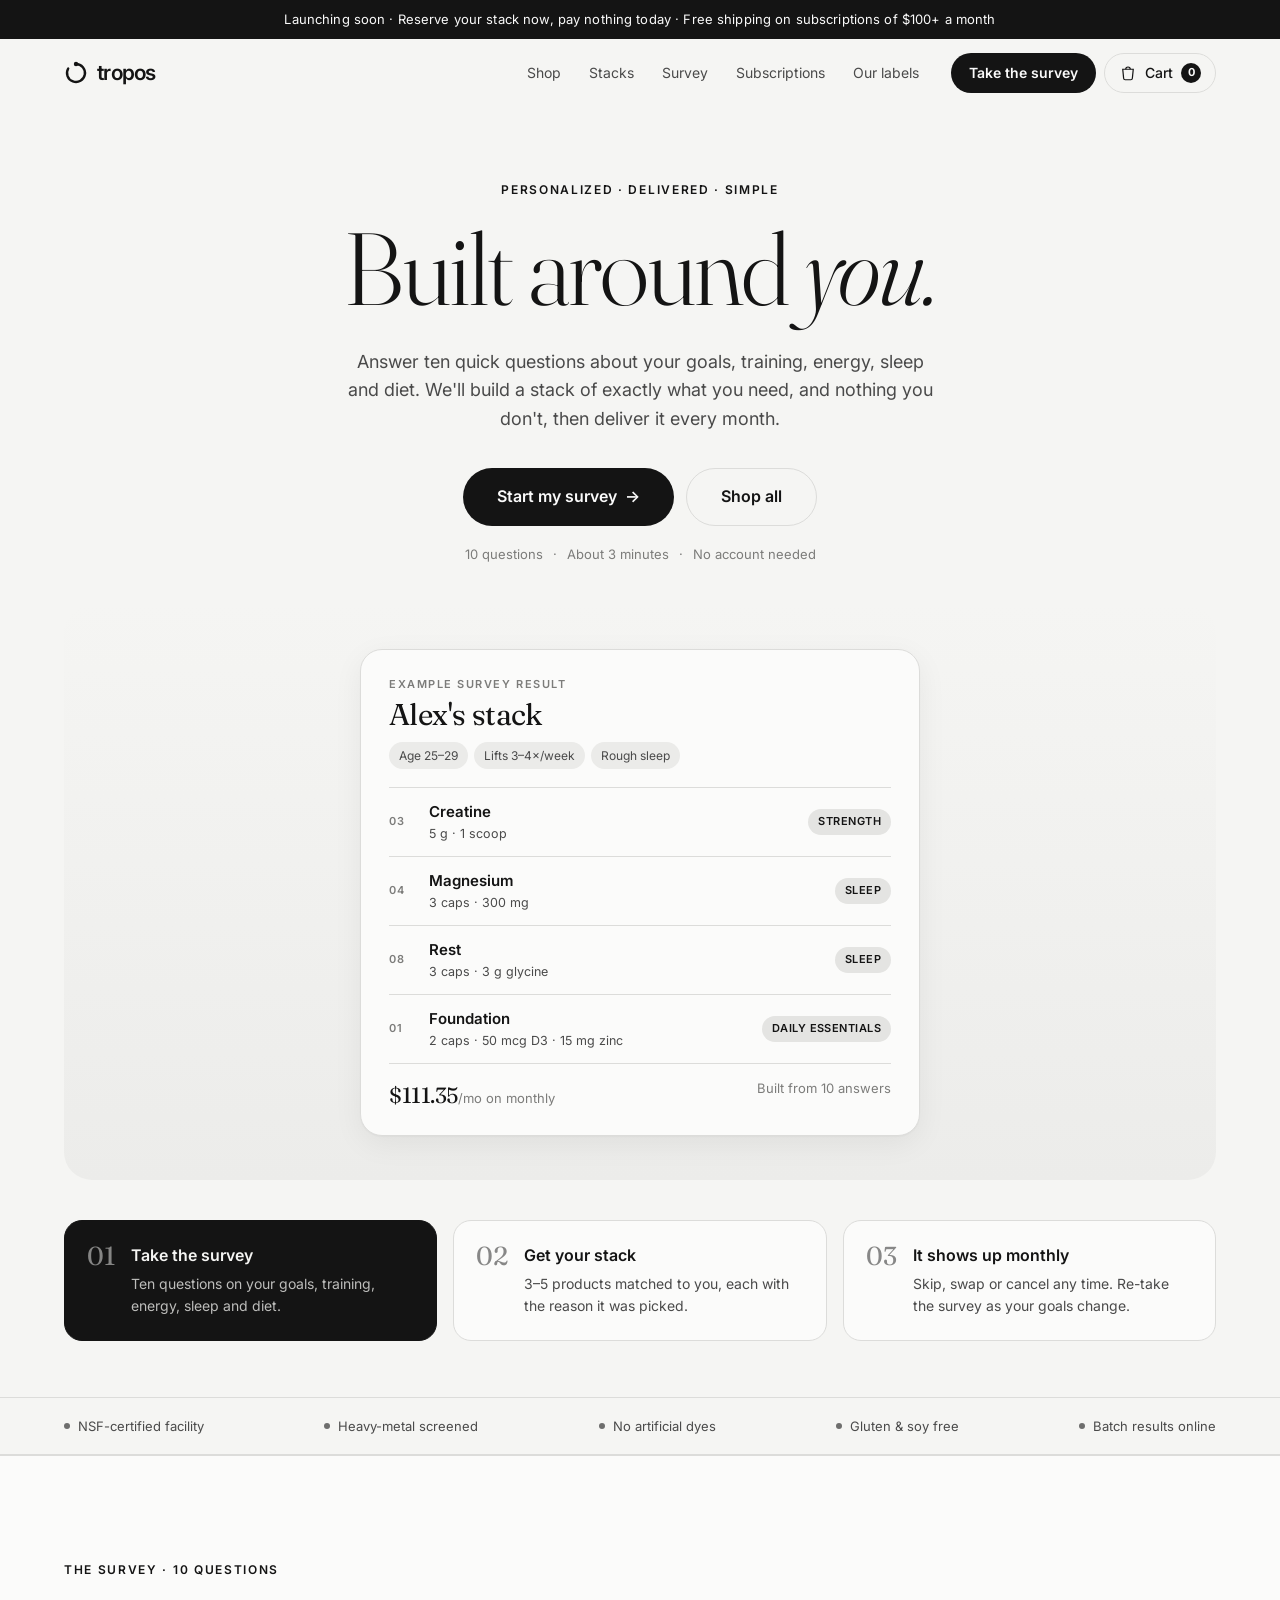
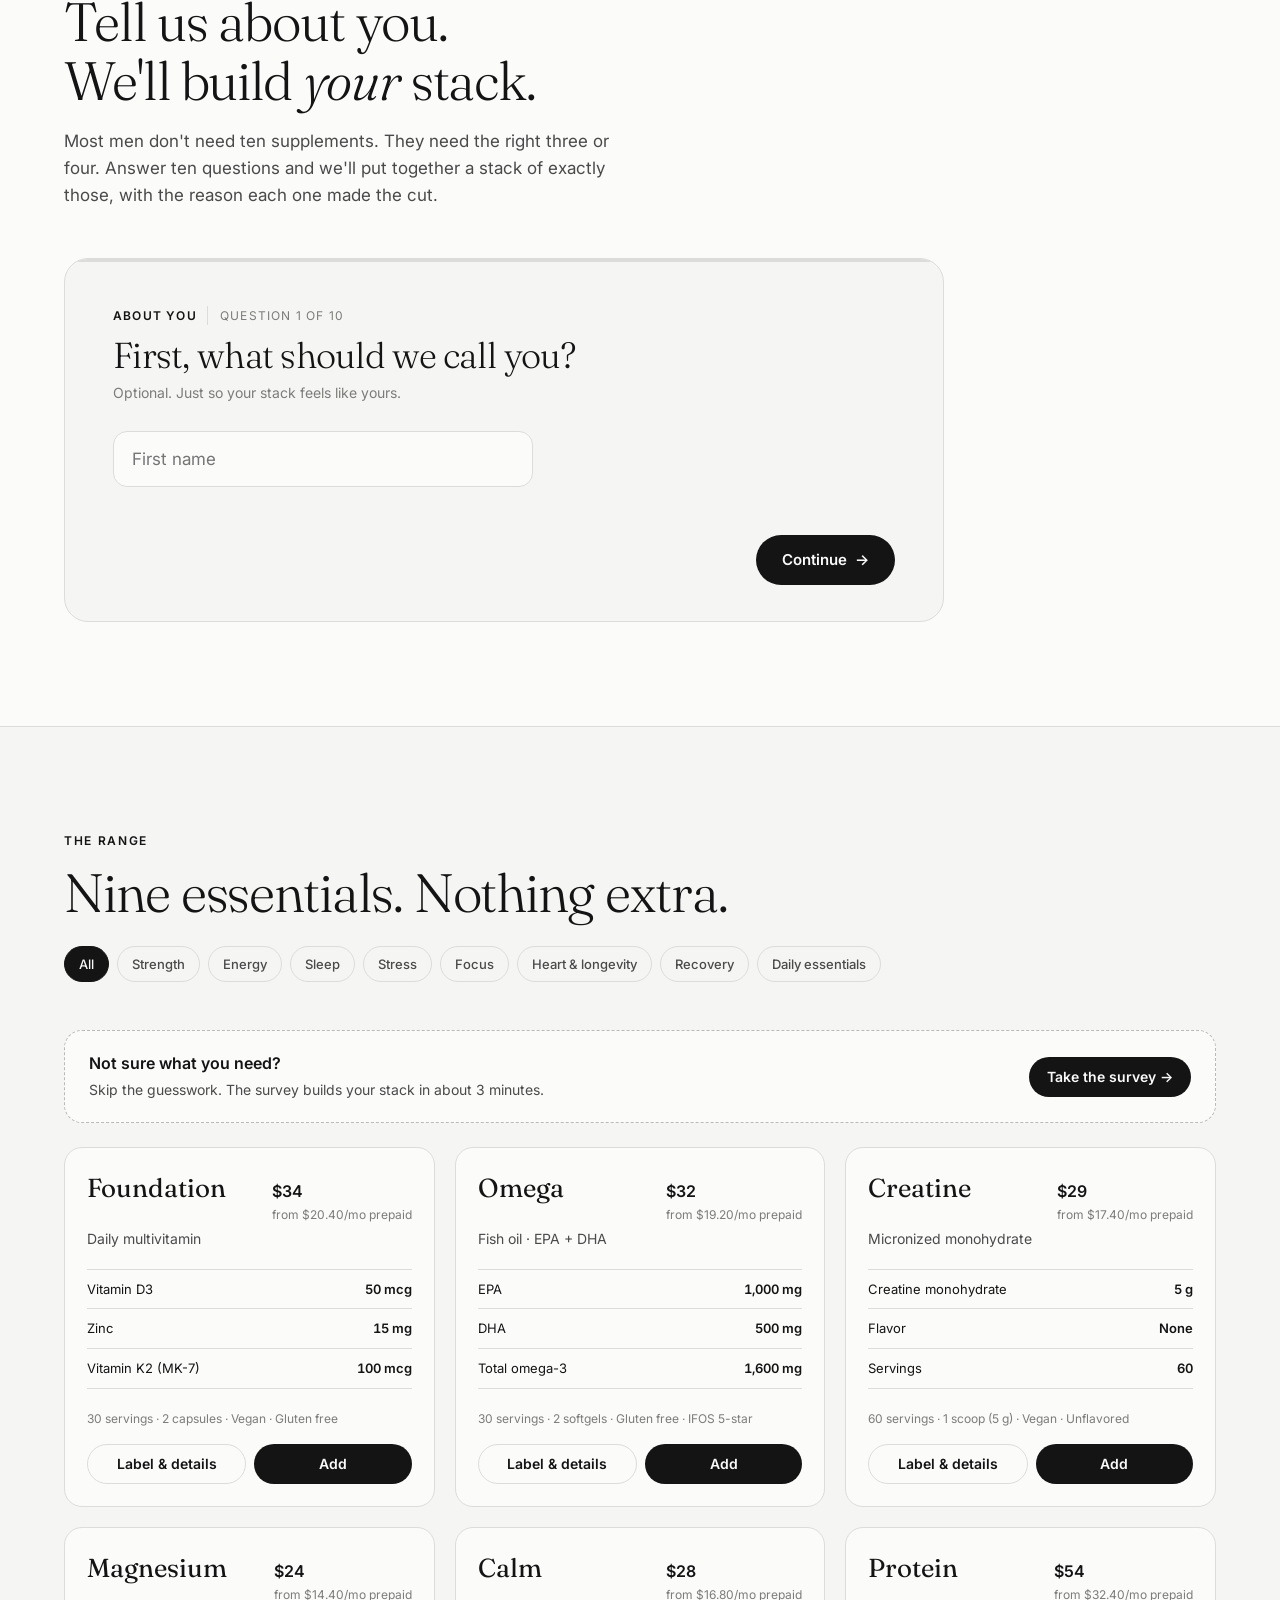
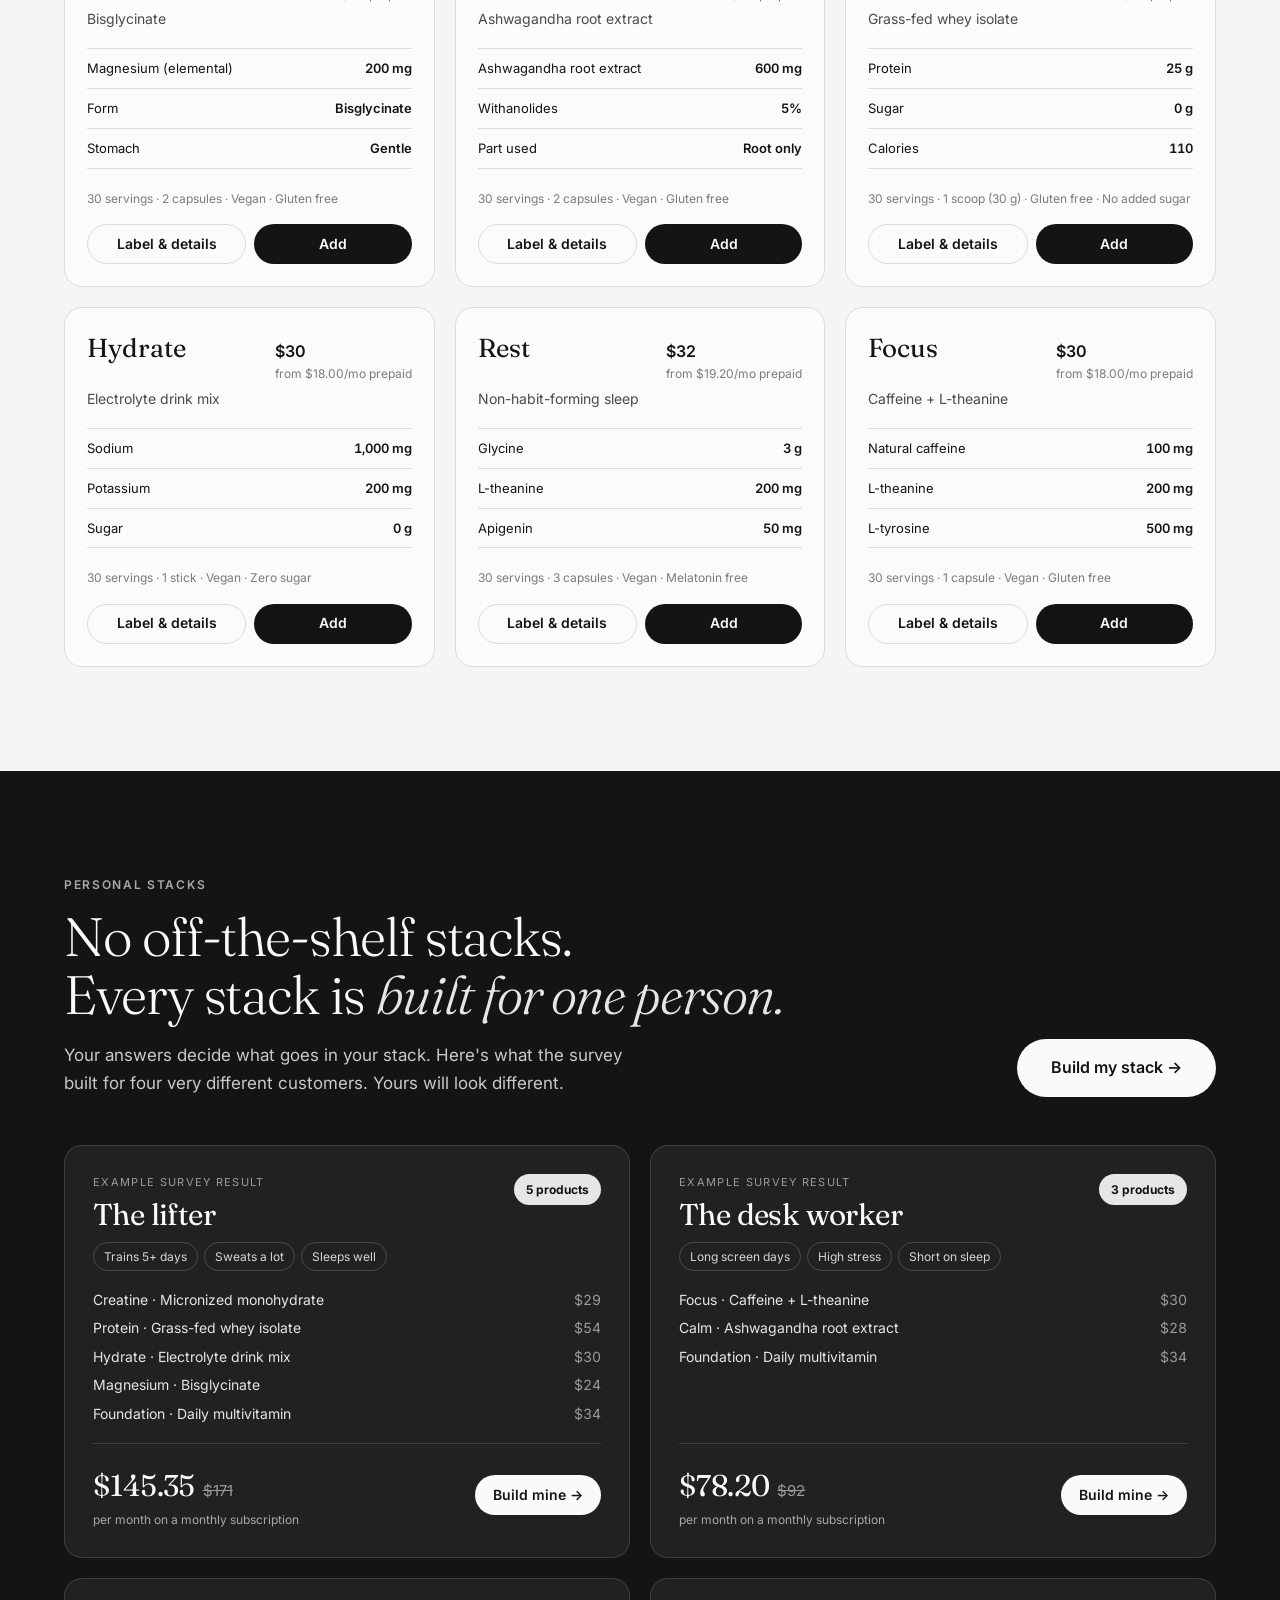
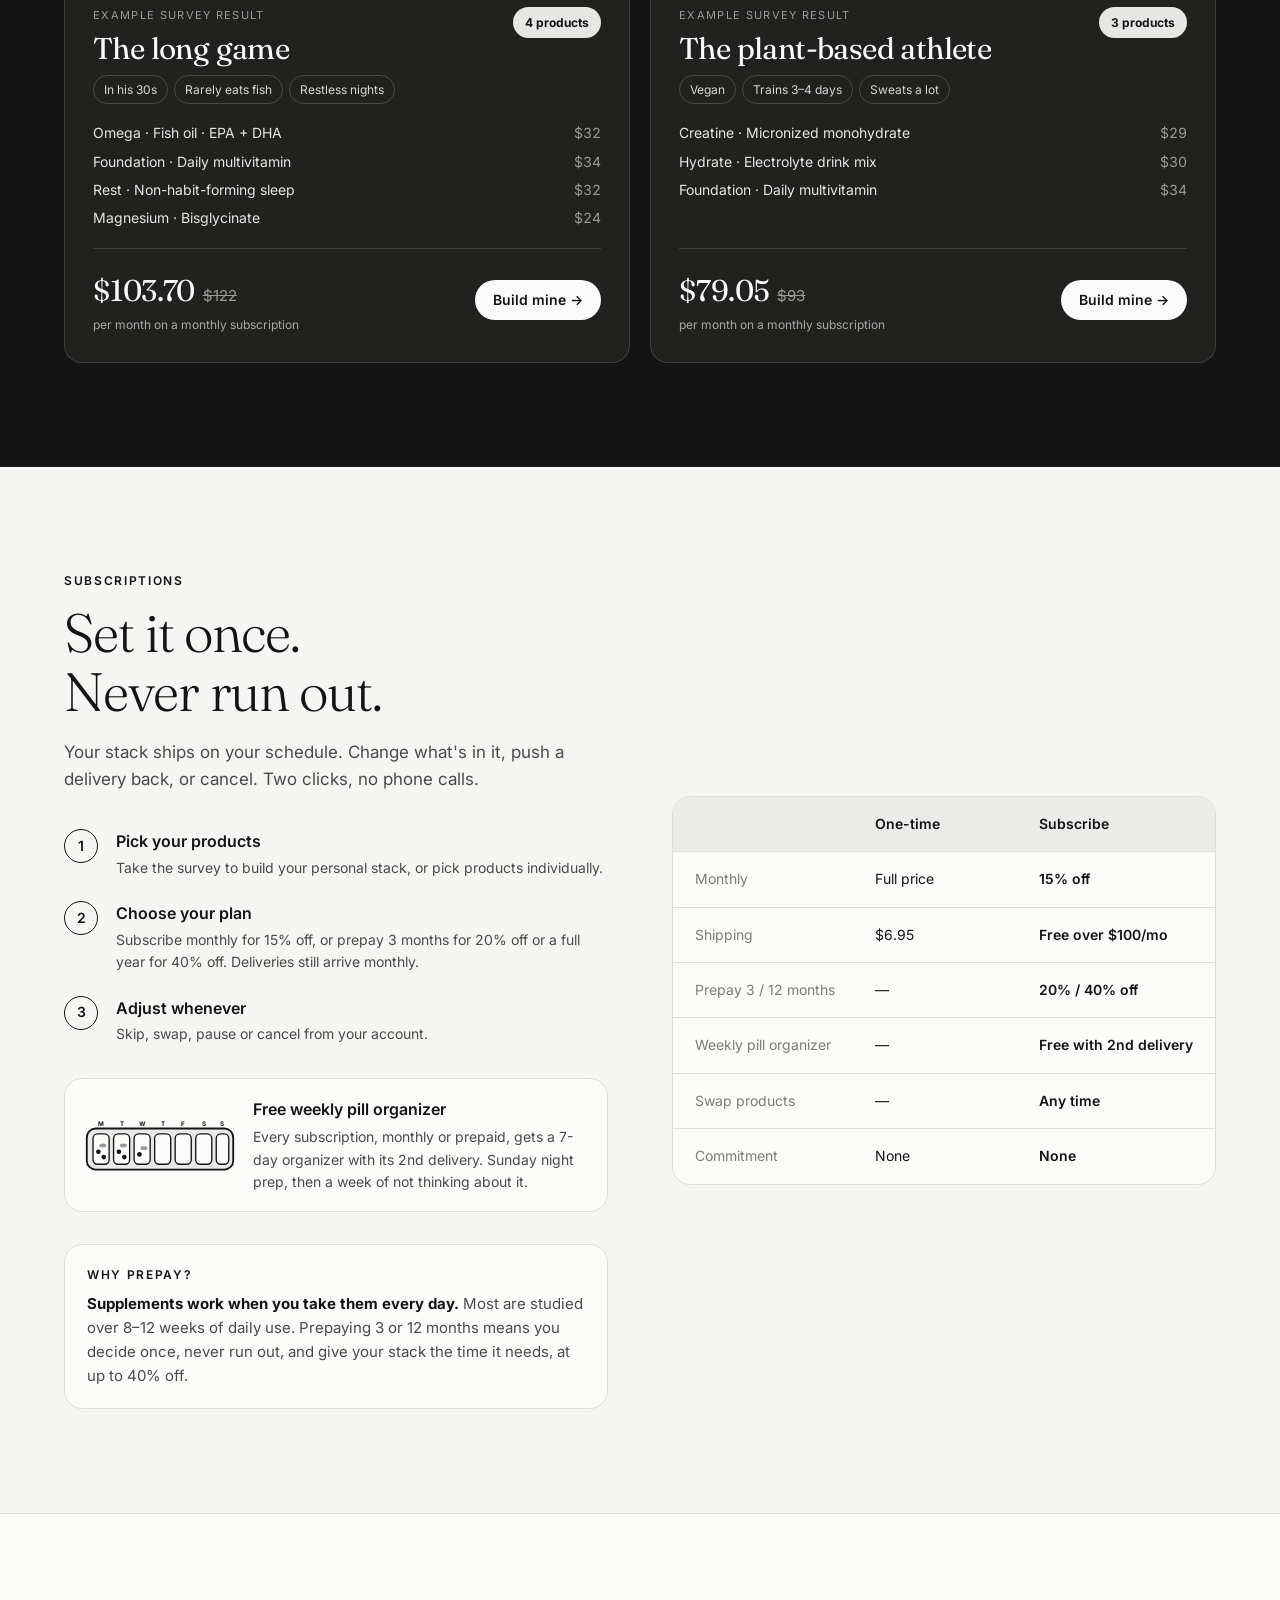
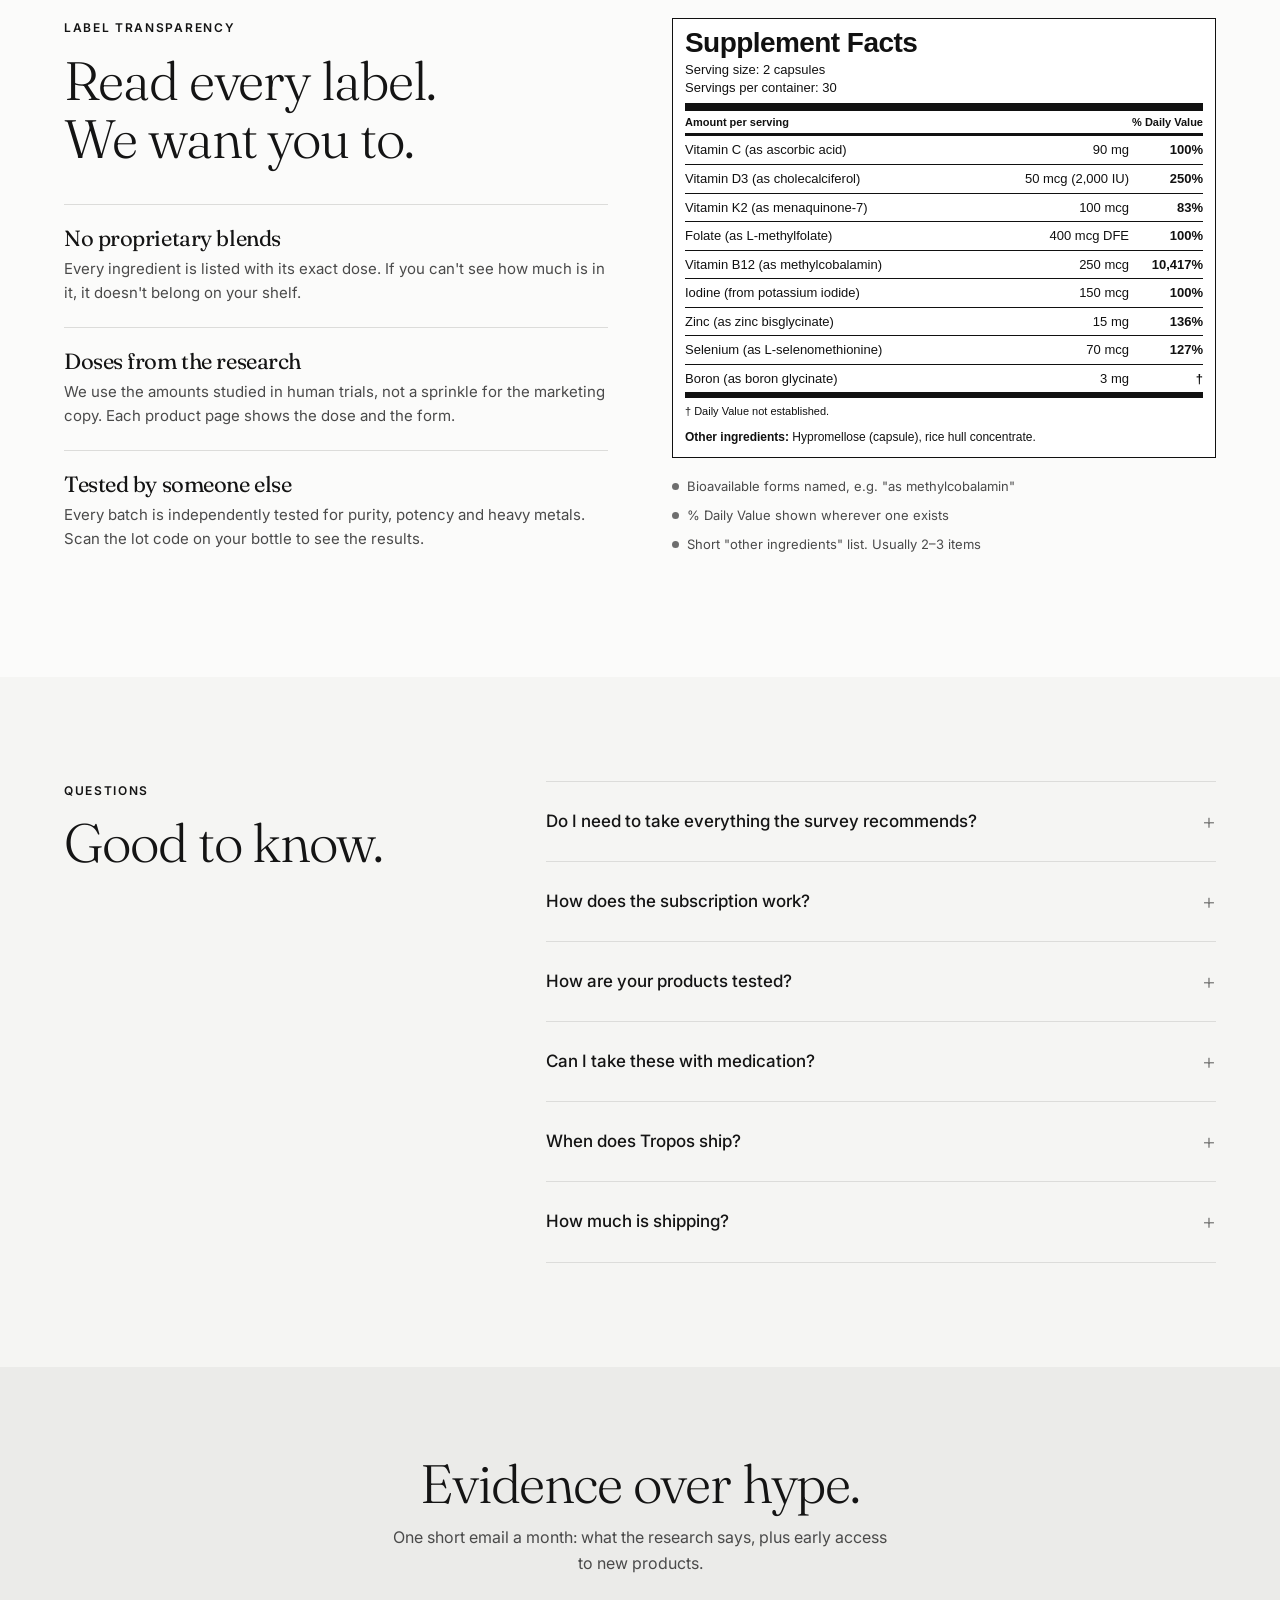
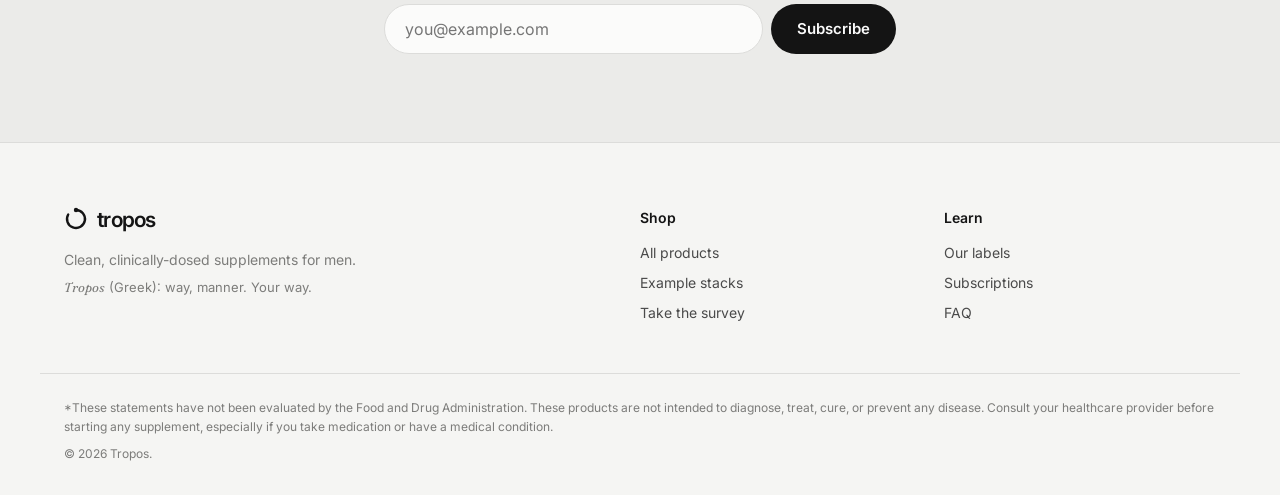
<file: index.html>
<!DOCTYPE html>
<html lang="en">
<head>
  <meta charset="UTF-8">
  <meta name="viewport" content="width=device-width, initial-scale=1.0">
  <meta name="description" content="Tropos — supplements for men, matched to your goals and delivered on your schedule. Take the 10-question survey to build your stack.">
  <meta name="theme-color" content="#f5f5f3">
  <title>Tropos — Built Around You</title>
  <link rel="preconnect" href="https://fonts.googleapis.com">
  <link rel="preconnect" href="https://fonts.gstatic.com" crossorigin>
  <link href="https://fonts.googleapis.com/css2?family=Fraunces:opsz,wght@9..144,300;9..144,400;9..144,500&family=Inter:wght@400;500;600;700&display=swap" rel="stylesheet">
  <link rel="stylesheet" href="styles.css">
  <link rel="icon" href="data:image/svg+xml,<svg xmlns='http://www.w3.org/2000/svg' viewBox='0 0 32 32'><rect width='32' height='32' rx='8' fill='%23141414'/><path d='M16 7a9 9 0 1 1-7.8 4.5' fill='none' stroke='%23fafafa' stroke-width='2.6' stroke-linecap='round'/><circle cx='16' cy='7' r='2.4' fill='%23fafafa'/></svg>">
</head>
<body>

<div class="announce">Launching soon · Reserve your stack now, pay nothing today · Free shipping on subscriptions of $100+ a month</div>

<!-- NAV -->
<header class="nav" id="nav">
  <div class="wrap nav-inner">
    <a href="#top" class="logo" aria-label="Tropos home">
      <svg class="logo-mark" viewBox="0 0 24 24" aria-hidden="true"><path d="M12 3a9 9 0 1 1-7.8 4.5" fill="none" stroke="currentColor" stroke-width="2.4" stroke-linecap="round"/><circle cx="12" cy="3" r="2.2" fill="currentColor"/></svg><span class="logo-word">tropos</span>
    </a>
    <nav class="nav-links" id="navLinks">
      <a href="#shop">Shop</a>
      <a href="#stacks">Stacks</a>
      <a href="#quiz">Survey</a>
      <a href="#subscribe">Subscriptions</a>
      <a href="#labels">Our labels</a>
    </nav>
    <div class="nav-actions">
      <a href="#quiz" class="btn btn-primary btn-sm nav-survey"><span class="ns-long">Take the survey</span><span class="ns-short">Survey</span></a>
      <button class="cart-btn" id="cartBtn" aria-label="Open cart">
        <svg width="18" height="18" viewBox="0 0 24 24" fill="none" stroke="currentColor" stroke-width="1.6"><path d="M5 7h14l-1.2 12.1a2 2 0 0 1-2 1.9H8.2a2 2 0 0 1-2-1.9L5 7Z"/><path d="M9 7a3 3 0 0 1 6 0"/></svg>
        <span>Cart</span>
        <span class="cart-count" id="cartCount">0</span>
      </button>
      <button class="burger" id="burger" aria-label="Menu" aria-expanded="false"><span></span><span></span></button>
    </div>
  </div>
</header>

<main id="top">

<!-- HERO -->
<section class="hero">
  <div class="wrap hero-center">
    <p class="eyebrow">Personalized · Delivered · Simple</p>
    <h1>Built around <em>you.</em></h1>
    <p class="lede">Answer ten quick questions about your goals, training, energy, sleep and diet. We'll build a stack of exactly what you need, and nothing you don't, then deliver it every month.</p>
    <div class="hero-cta">
      <a href="#quiz" class="btn btn-primary btn-lg">Start my survey <span aria-hidden="true">→</span></a>
      <a href="#shop" class="btn btn-ghost btn-lg">Shop all</a>
    </div>
    <p class="hero-meta"><span>10 questions</span><span>About 3 minutes</span><span>No account needed</span></p>
  </div>
  <div class="wrap">
    <div class="hero-visual" id="heroVisual"></div>
  </div>
</section>

<!-- HOW IT WORKS -->
<section class="how">
  <div class="wrap how-grid">
    <a href="#quiz" class="how-step"><span class="how-n">01</span><div><strong>Take the survey</strong><p>Ten questions on your goals, training, energy, sleep and diet.</p></div></a>
    <div class="how-step"><span class="how-n">02</span><div><strong>Get your stack</strong><p>3–5 products matched to you, each with the reason it was picked.</p></div></div>
    <div class="how-step"><span class="how-n">03</span><div><strong>It shows up monthly</strong><p>Skip, swap or cancel any time. Re-take the survey as your goals change.</p></div></div>
  </div>
</section>

<!-- TRUST BAR -->
<section class="trust">
  <div class="wrap trust-row">
    <span>NSF-certified facility</span><span>Heavy-metal screened</span><span>No artificial dyes</span><span>Gluten &amp; soy free</span><span>Batch results online</span>
  </div>
</section>

<!-- QUIZ -->
<section class="section quiz-section" id="quiz">
  <div class="wrap">
    <div class="section-head">
      <p class="eyebrow">The survey · 10 questions</p>
      <h2>Tell us about you.<br>We'll build <em>your</em> stack.</h2>
      <p class="section-sub">Most men don't need ten supplements. They need the right three or four. Answer ten questions and we'll put together a stack of exactly those, with the reason each one made the cut.</p>
    </div>

    <div class="quiz-card" id="quizCard">
      <div class="quiz-progress"><div class="quiz-progress-bar" id="quizBar"></div></div>
      <form id="quizForm" novalidate>
        <!-- steps injected by app.js -->
      </form>
      <div class="quiz-result" id="quizResult" hidden></div>
    </div>
  </div>
</section>

<!-- SHOP -->
<section class="section" id="shop">
  <div class="wrap">
    <div class="section-head row">
      <div>
        <p class="eyebrow">The range</p>
        <h2>Nine essentials. Nothing extra.</h2>
      </div>
      <div class="filters" id="filters" role="tablist" aria-label="Filter by goal"></div>
    </div>
    <a href="#quiz" class="survey-banner">
      <div><strong>Not sure what you need?</strong><span>Skip the guesswork. The survey builds your stack in about 3 minutes.</span></div>
      <span class="btn btn-primary btn-sm">Take the survey →</span>
    </a>
    <div class="product-grid" id="productGrid"></div>
  </div>
</section>

<!-- STACKS -->
<section class="section stacks-section" id="stacks">
  <div class="wrap">
    <div class="section-head row">
      <div>
        <p class="eyebrow">Personal stacks</p>
        <h2>No off-the-shelf stacks.<br>Every stack is <em>built for one person.</em></h2>
        <p class="section-sub">Your answers decide what goes in your stack. Here's what the survey built for four very different customers. Yours will look different.</p>
      </div>
      <a href="#quiz" class="btn btn-primary btn-lg stacks-cta">Build my stack →</a>
    </div>
    <div class="stack-grid" id="stackGrid"></div>
  </div>
</section>

<!-- SUBSCRIBE -->
<section class="section" id="subscribe">
  <div class="wrap sub-grid">
    <div>
      <p class="eyebrow">Subscriptions</p>
      <h2>Set it once.<br>Never run out.</h2>
      <p class="section-sub">Your stack ships on your schedule. Change what's in it, push a delivery back, or cancel. Two clicks, no phone calls.</p>
      <ol class="steps">
        <li><span>1</span><div><strong>Pick your products</strong><p>Take the survey to build your personal stack, or pick products individually.</p></div></li>
        <li><span>2</span><div><strong>Choose your plan</strong><p>Subscribe monthly for 15% off, or prepay 3 months for 20% off or a full year for 40% off. Deliveries still arrive monthly.</p></div></li>
        <li><span>3</span><div><strong>Adjust whenever</strong><p>Skip, swap, pause or cancel from your account.</p></div></li>
      </ol>
      <div class="perk-card">
        <svg viewBox="0 0 168 64" aria-hidden="true">
          <rect x="2" y="14" width="164" height="46" rx="10" fill="#e9e9e7" stroke="#141414" stroke-width="2"/>
          <g fill="#fbfbfa" stroke="#141414" stroke-width="1.5">
            <rect x="9" y="20" width="18" height="34" rx="5"/><rect x="32" y="20" width="18" height="34" rx="5"/><rect x="55" y="20" width="18" height="34" rx="5"/>
            <rect x="78" y="20" width="18" height="34" rx="5"/><rect x="101" y="20" width="18" height="34" rx="5"/><rect x="124" y="20" width="18" height="34" rx="5"/><rect x="147" y="20" width="14" height="34" rx="5"/>
          </g>
          <g font-family="Inter,Arial" font-size="7" font-weight="700" fill="#141414" text-anchor="middle">
            <text x="18" y="11">M</text><text x="41" y="11">T</text><text x="64" y="11">W</text><text x="87" y="11">T</text><text x="110" y="11">F</text><text x="133" y="11">S</text><text x="154" y="11">S</text>
          </g>
          <g fill="#141414"><circle cx="15" cy="40" r="2.6"/><circle cx="21" cy="46" r="2.6"/><circle cx="38" cy="40" r="2.6"/><circle cx="44" cy="46" r="2.6"/><circle cx="61" cy="43" r="2.6"/></g>
          <g fill="#9a9a98"><ellipse cx="20" cy="33" rx="4" ry="2.2"/><ellipse cx="43" cy="33" rx="4" ry="2.2"/><ellipse cx="66" cy="36" rx="4" ry="2.2"/></g>
        </svg>
        <div><strong>Free weekly pill organizer</strong><p>Every subscription, monthly or prepaid, gets a 7-day organizer with its 2nd delivery. Sunday night prep, then a week of not thinking about it.</p></div>
      </div>
      <div class="prepay-why">
        <p class="eyebrow">Why prepay?</p>
        <p><strong>Supplements work when you take them every day.</strong> Most are studied over 8–12 weeks of daily use. Prepaying 3 or 12 months means you decide once, never run out, and give your stack the time it needs, at up to 40% off.</p>
      </div>
    </div>
    <div class="compare">
      <div class="compare-row compare-head"><span></span><span>One-time</span><span class="hl">Subscribe</span></div>
      <div class="compare-row"><span>Monthly</span><span>Full price</span><span class="hl">15% off</span></div>
      <div class="compare-row"><span>Shipping</span><span>$6.95</span><span class="hl">Free over $100/mo</span></div>
      <div class="compare-row"><span>Prepay 3 / 12 months</span><span>—</span><span class="hl">20% / 40% off</span></div>
      <div class="compare-row"><span>Weekly pill organizer</span><span>—</span><span class="hl">Free with 2nd delivery</span></div>
      <div class="compare-row"><span>Swap products</span><span>—</span><span class="hl">Any time</span></div>
      <div class="compare-row"><span>Commitment</span><span>None</span><span class="hl">None</span></div>
    </div>
  </div>
</section>

<!-- LABELS -->
<section class="section labels-section" id="labels">
  <div class="wrap labels-grid">
    <div>
      <p class="eyebrow">Label transparency</p>
      <h2>Read every label.<br>We want you to.</h2>
      <div class="principles">
        <div class="principle">
          <h3>No proprietary blends</h3>
          <p>Every ingredient is listed with its exact dose. If you can't see how much is in it, it doesn't belong on your shelf.</p>
        </div>
        <div class="principle">
          <h3>Doses from the research</h3>
          <p>We use the amounts studied in human trials, not a sprinkle for the marketing copy. Each product page shows the dose and the form.</p>
        </div>
        <div class="principle">
          <h3>Tested by someone else</h3>
          <p>Every batch is independently tested for purity, potency and heavy metals. Scan the lot code on your bottle to see the results.</p>
        </div>
      </div>
    </div>
    <div class="label-demo">
      <div id="labelDemo"></div>
      <div class="label-notes">
        <p><span class="dot"></span>Bioavailable forms named, e.g. "as methylcobalamin"</p>
        <p><span class="dot"></span>% Daily Value shown wherever one exists</p>
        <p><span class="dot"></span>Short "other ingredients" list. Usually 2–3 items</p>
      </div>
    </div>
  </div>
</section>

<!-- FAQ -->
<section class="section" id="faq">
  <div class="wrap faq-wrap">
    <div class="section-head">
      <p class="eyebrow">Questions</p>
      <h2>Good to know.</h2>
    </div>
    <div class="faq">
      <details><summary>Do I need to take everything the survey recommends?</summary><p>No. The survey ranks products by how well they match your answers. Start with the top one or two and add more if you want. Each recommendation shows the reason it was chosen.</p></details>
      <details><summary>How does the subscription work?</summary><p>A monthly subscription is 15% off. Prepay 3 months for 20% off or a year for 40% off, still delivered monthly. Shipping is free on subscriptions of $100 or more a month, and your 2nd delivery includes a free weekly pill organizer. You can skip, swap products, pause or cancel any time from your account, and there's no minimum number of orders.</p></details>
      <details><summary>How are your products tested?</summary><p>Each batch is tested by an independent, ISO 17025-accredited lab for identity, potency, microbes and heavy metals. Results are matched to the lot number printed on your bottle.</p></details>
      <details><summary>Can I take these with medication?</summary><p>Some ingredients, like ashwagandha, vitamin K2 and caffeine, can interact with medications or health conditions. Each product lists its cautions. If you take prescription medication, check with your doctor first.</p></details>
      <details><summary>When does Tropos ship?</summary><p>We're launching soon. Reserve your stack now and it's held at today's price. We'll email you before anything ships, and you won't be charged until you confirm.</p></details>
      <details><summary>How much is shipping?</summary><p>Shipping is $6.95 per delivery on one-time orders and on subscriptions under $100 a month. Once your subscriptions add up to $100 or more a month, shipping is free on every delivery.</p></details>
    </div>
  </div>
</section>

<!-- NEWSLETTER -->
<section class="section newsletter">
  <div class="wrap news-inner">
    <h2>Evidence over hype.</h2>
    <p>One short email a month: what the research says, plus early access to new products.</p>
    <form class="news-form" id="newsForm" name="newsletter-visible">
      <label class="sr-only" for="newsEmail">Email address</label>
      <input type="email" id="newsEmail" name="email" placeholder="you@example.com" required autocomplete="email">
      <button class="btn btn-primary" type="submit">Subscribe</button>
    </form>
  </div>
</section>

</main>

<footer class="footer">
  <div class="wrap footer-grid">
    <div>
      <a href="#top" class="logo" aria-label="Tropos home"><svg class="logo-mark" viewBox="0 0 24 24" aria-hidden="true"><path d="M12 3a9 9 0 1 1-7.8 4.5" fill="none" stroke="currentColor" stroke-width="2.4" stroke-linecap="round"/><circle cx="12" cy="3" r="2.2" fill="currentColor"/></svg><span class="logo-word">tropos</span></a>
      <p class="muted">Clean, clinically-dosed supplements for men.</p>
      <p class="muted name-note"><em>Tropos</em> (Greek): way, manner. Your way.</p>
    </div>
    <div><strong>Shop</strong><a href="#shop">All products</a><a href="#stacks">Example stacks</a><a href="#quiz">Take the survey</a></div>
    <div><strong>Learn</strong><a href="#labels">Our labels</a><a href="#subscribe">Subscriptions</a><a href="#faq">FAQ</a></div>
  </div>
  <div class="wrap disclaimer">
    <p>*These statements have not been evaluated by the Food and Drug Administration. These products are not intended to diagnose, treat, cure, or prevent any disease. Consult your healthcare provider before starting any supplement, especially if you take medication or have a medical condition.</p>
    <p>© 2026 Tropos.</p>
  </div>
</footer>

<!-- CART DRAWER -->
<div class="scrim" id="scrim"></div>
<aside class="drawer" id="cart" aria-label="Cart" aria-hidden="true">
  <div class="drawer-head">
    <h3>Your cart</h3>
    <button class="icon-btn" data-close aria-label="Close cart">✕</button>
  </div>
  <div class="ship-meter" id="shipMeter"></div>
  <div class="drawer-body" id="cartItems"></div>
  <div class="drawer-foot" id="cartFoot"></div>
</aside>

<!-- PRODUCT MODAL -->
<div class="modal" id="modal" role="dialog" aria-modal="true" aria-hidden="true">
  <div class="modal-panel" id="modalPanel"></div>
</div>

<a href="#quiz" class="float-cta" id="floatCta">Build my stack <span>· 3 min</span></a>

<div class="toast" id="toast" role="status" aria-live="polite"></div>

<!-- Netlify Forms reads these at deploy time; the site submits to them with fetch() -->
<form name="waitlist" data-netlify="true" netlify-honeypot="bot-field" hidden>
  <input type="text" name="name"><input type="email" name="email"><input type="text" name="order">
  <input type="text" name="price_at_launch"><input type="text" name="survey"><input type="text" name="bot-field">
</form>
<form name="survey" data-netlify="true" netlify-honeypot="bot-field" hidden>
  <input type="text" name="name"><input type="email" name="email"><input type="text" name="stack">
  <input type="text" name="survey"><input type="text" name="bot-field">
</form>
<form name="newsletter" data-netlify="true" netlify-honeypot="bot-field" hidden>
  <input type="email" name="email"><input type="text" name="bot-field">
</form>

<script src="app.js"></script>
</body>
</html>
</file>
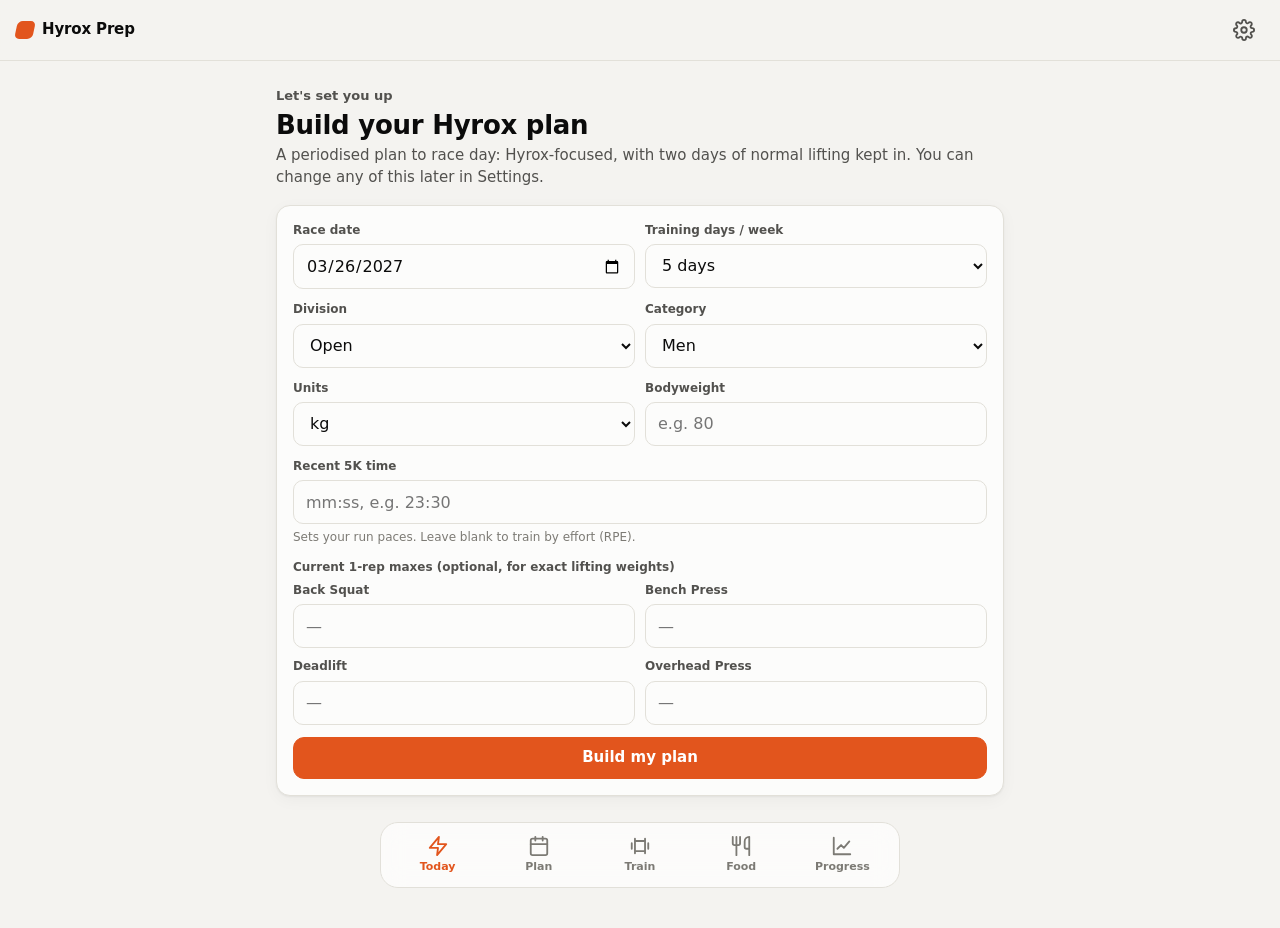
<file: hyrox/index.html>
<!doctype html>
<html lang="en">
<head>
  <meta charset="utf-8">
  <meta name="viewport" content="width=device-width, initial-scale=1, viewport-fit=cover">
  <title>Hyrox Prep</title>
  <meta name="description" content="Plan, log and track Hyrox training, lifting and nutrition.">
  <meta name="theme-color" content="#121211">
  <link rel="manifest" href="manifest.webmanifest">
  <link rel="icon" href="icon.svg" type="image/svg+xml">
  <link rel="apple-touch-icon" href="icon.svg">
  <meta name="apple-mobile-web-app-capable" content="yes">
  <meta name="apple-mobile-web-app-status-bar-style" content="black-translucent">
  <link rel="stylesheet" href="styles.css">
</head>
<body>
  <header class="topbar">
    <div class="brand">
      <span class="brand-mark" aria-hidden="true"></span>
      <span>Hyrox Prep</span>
    </div>
    <div class="countdown" id="countdown"></div>
    <button class="icon-btn" id="settingsBtn" aria-label="Settings">
      <svg viewBox="0 0 24 24" width="22" height="22" fill="none" stroke="currentColor" stroke-width="2" stroke-linecap="round" stroke-linejoin="round"><circle cx="12" cy="12" r="3"/><path d="M19.4 15a1.7 1.7 0 0 0 .3 1.8l.1.1a2 2 0 1 1-2.8 2.8l-.1-.1a1.7 1.7 0 0 0-1.8-.3 1.7 1.7 0 0 0-1 1.5V21a2 2 0 1 1-4 0v-.1a1.7 1.7 0 0 0-1.1-1.5 1.7 1.7 0 0 0-1.8.3l-.1.1a2 2 0 1 1-2.8-2.8l.1-.1a1.7 1.7 0 0 0 .3-1.8 1.7 1.7 0 0 0-1.5-1H3a2 2 0 1 1 0-4h.1a1.7 1.7 0 0 0 1.5-1.1 1.7 1.7 0 0 0-.3-1.8l-.1-.1a2 2 0 1 1 2.8-2.8l.1.1a1.7 1.7 0 0 0 1.8.3H9a1.7 1.7 0 0 0 1-1.5V3a2 2 0 1 1 4 0v.1a1.7 1.7 0 0 0 1 1.5 1.7 1.7 0 0 0 1.8-.3l.1-.1a2 2 0 1 1 2.8 2.8l-.1.1a1.7 1.7 0 0 0-.3 1.8V9a1.7 1.7 0 0 0 1.5 1H21a2 2 0 1 1 0 4h-.1a1.7 1.7 0 0 0-1.5 1z"/></svg>
    </button>
  </header>

  <main id="view" class="view" tabindex="-1"></main>

  <nav class="tabbar" aria-label="Sections">
    <button data-tab="today"><svg viewBox="0 0 24 24" fill="none" stroke="currentColor" stroke-width="2" stroke-linecap="round" stroke-linejoin="round"><path d="M13 2 3 14h9l-1 8 10-12h-9l1-8z"/></svg><span>Today</span></button>
    <button data-tab="plan"><svg viewBox="0 0 24 24" fill="none" stroke="currentColor" stroke-width="2" stroke-linecap="round" stroke-linejoin="round"><rect x="3" y="4" width="18" height="18" rx="2"/><path d="M16 2v4M8 2v4M3 10h18"/></svg><span>Plan</span></button>
    <button data-tab="log"><svg viewBox="0 0 24 24" fill="none" stroke="currentColor" stroke-width="2" stroke-linecap="round" stroke-linejoin="round"><path d="M6.5 6.5h11M6.5 17.5h11M3 9v6M21 9v6M6.5 4v16M17.5 4v16"/></svg><span>Train</span></button>
    <button data-tab="food"><svg viewBox="0 0 24 24" fill="none" stroke="currentColor" stroke-width="2" stroke-linecap="round" stroke-linejoin="round"><path d="M3 2v7c0 1.1.9 2 2 2h4a2 2 0 0 0 2-2V2M7 2v20M21 15V2a5 5 0 0 0-5 5v6c0 1.1.9 2 2 2h3zm0 0v7"/></svg><span>Food</span></button>
    <button data-tab="progress"><svg viewBox="0 0 24 24" fill="none" stroke="currentColor" stroke-width="2" stroke-linecap="round" stroke-linejoin="round"><path d="M3 3v18h18"/><path d="m7 15 4-4 3 3 6-7"/></svg><span>Progress</span></button>
  </nav>

  <div class="sheet-backdrop" id="sheetBackdrop" hidden></div>
  <section class="sheet" id="sheet" role="dialog" aria-modal="true" hidden>
    <div class="sheet-head">
      <h2 id="sheetTitle"></h2>
      <button class="icon-btn" id="sheetClose" aria-label="Close">
        <svg viewBox="0 0 24 24" width="22" height="22" fill="none" stroke="currentColor" stroke-width="2" stroke-linecap="round"><path d="M18 6 6 18M6 6l12 12"/></svg>
      </button>
    </div>
    <div class="sheet-body" id="sheetBody"></div>
  </section>

  <div class="toast" id="toast" role="status" aria-live="polite"></div>
  <div class="tooltip" id="tooltip" hidden></div>

  <script src="app.js"></script>
</body>
</html>
</file>
<file: styles.css>
:root {
  --bg: #f5f5f3;
  --surface: #fbfbfa;
  --surface-2: #ebebe9;
  --ink: #141414;
  --ink-2: #4a4a4a;
  --muted: #7c7c7a;
  --line: #dcdcda;
  --accent: #141414;
  --accent-ink: #fafafa;
  --accent-soft: #e4e4e2;
  --clay: #6e6e6e;
  --radius: 18px;
  --radius-sm: 10px;
  --serif: "Fraunces", Georgia, serif;
  --sans: "Inter", system-ui, -apple-system, sans-serif;
  --shadow: 0 1px 2px rgba(0, 0, 0, .04), 0 8px 30px rgba(0, 0, 0, .06);
}

*, *::before, *::after { box-sizing: border-box; }
html { scroll-behavior: smooth; scroll-padding-top: 80px; }
body {
  margin: 0;
  background: var(--bg);
  color: var(--ink);
  font: 400 16px/1.6 var(--sans);
  -webkit-font-smoothing: antialiased;
  overflow-x: hidden;
}
body.locked { overflow: hidden; }
img, svg { display: block; }
a { color: inherit; text-decoration: none; }
button { font: inherit; color: inherit; cursor: pointer; border: 0; background: none; }
h1, h2, h3 { font-family: var(--serif); font-weight: 400; letter-spacing: -.02em; line-height: 1.08; margin: 0; }
h1 em, h2 em { font-style: italic; color: var(--accent); }
p { margin: 0; }
.sr-only { position: absolute; width: 1px; height: 1px; overflow: hidden; clip: rect(0 0 0 0); }
.muted { color: var(--muted); }

.wrap { width: 100%; max-width: 1200px; margin: 0 auto; padding: 0 24px; }
@media (max-width: 600px) { .wrap { padding: 0 16px; } }

.eyebrow {
  font-size: 12px; font-weight: 600; letter-spacing: .14em; text-transform: uppercase;
  color: var(--accent); margin-bottom: 14px;
}

/* Buttons */
.btn {
  display: inline-flex; align-items: center; justify-content: center; gap: 8px;
  height: 50px; padding: 0 26px; border-radius: 999px;
  font-weight: 600; font-size: 15px; transition: transform .15s, background .2s, border-color .2s;
  white-space: nowrap;
}
.btn:active { transform: scale(.98); }
.btn-primary { background: var(--accent); color: var(--accent-ink); }
.btn-primary:hover { background: #333; }
.btn-ghost { border: 1px solid var(--line); background: transparent; }
.btn-ghost:hover { border-color: var(--ink); }
.btn-sm { height: 40px; padding: 0 18px; font-size: 14px; }
.btn-block { width: 100%; }

/* Announce + Nav */
.announce {
  background: var(--accent); color: var(--accent-ink);
  text-align: center; font-size: 13px; padding: 9px 16px; letter-spacing: .01em;
}
.nav {
  position: sticky; top: 0; z-index: 40;
  background: rgba(245, 245, 243, .88); backdrop-filter: saturate(1.4) blur(14px);
  border-bottom: 1px solid transparent; transition: border-color .2s;
}
.nav.scrolled { border-color: var(--line); }
.nav-inner { display: flex; align-items: center; height: 68px; gap: 32px; }
.logo { display: inline-flex; align-items: center; gap: 10px; font-family: var(--serif); font-size: 24px; letter-spacing: -.03em; }
.logo-mark { width: 22px; height: 22px; border-radius: 6px; background: var(--accent); position: relative; }
.logo-mark::after { content: ""; position: absolute; left: 5px; right: 5px; bottom: 5px; height: 3px; border-radius: 2px; background: var(--bg); }
.nav-links { display: flex; gap: 28px; margin-left: auto; font-size: 14px; color: var(--ink-2); }
.nav-links a:hover { color: var(--ink); }
.nav-actions { display: flex; align-items: center; gap: 8px; }
.cart-btn {
  display: inline-flex; align-items: center; gap: 8px; height: 40px; padding: 0 14px;
  border: 1px solid var(--line); border-radius: 999px; font-size: 14px; font-weight: 500;
}
.cart-btn:hover { border-color: var(--ink); }
.cart-count {
  min-width: 20px; height: 20px; padding: 0 6px; border-radius: 999px;
  background: var(--accent); color: var(--accent-ink); font-size: 11px; font-weight: 700;
  display: grid; place-items: center;
}
.cart-count.bump { animation: bump .35s; }
@keyframes bump { 50% { transform: scale(1.35); } }
.burger { display: none; width: 40px; height: 40px; position: relative; }
.burger span { position: absolute; left: 10px; right: 10px; height: 1.6px; background: var(--ink); transition: transform .2s, top .2s; }
.burger span:first-child { top: 16px; }
.burger span:last-child { top: 23px; }
.burger[aria-expanded="true"] span:first-child { top: 19.5px; transform: rotate(45deg); }
.burger[aria-expanded="true"] span:last-child { top: 19.5px; transform: rotate(-45deg); }

@media (max-width: 900px) {
  .nav-links {
    position: absolute; top: 68px; left: 0; right: 0; flex-direction: column; gap: 0;
    background: var(--bg); border-bottom: 1px solid var(--line); padding: 8px 16px 16px;
    display: none;
  }
  .nav-links.open { display: flex; }
  .nav-links a { padding: 14px 0; border-bottom: 1px solid var(--line); font-size: 16px; }
  .nav-links a:last-child { border: 0; }
  .nav-actions { margin-left: auto; }
  .burger { display: block; }
  .cart-btn span:not(.cart-count) { display: none; }
}

/* Hero */
.hero { padding: 72px 0 0; }
.hero-center { text-align: center; display: flex; flex-direction: column; align-items: center; }
.hero h1 { font-size: clamp(52px, 8vw, 112px); font-weight: 300; }
.lede { font-size: 18px; color: var(--ink-2); max-width: 600px; margin-top: 24px; }
.hero-cta { display: flex; gap: 12px; margin-top: 34px; flex-wrap: wrap; justify-content: center; }
.btn-lg { height: 58px; padding: 0 34px; font-size: 16px; }
.hero-meta { display: flex; gap: 10px; margin-top: 18px; font-size: 13px; color: var(--muted); flex-wrap: wrap; justify-content: center; }
.hero-meta span + span::before { content: "·"; margin-right: 10px; }
.hero-visual { margin-top: 40px; border-radius: 28px; background: linear-gradient(180deg, var(--bg) 0%, #ececea 100%); padding: 48px 4% 36px; }
.hero-visual img { width: 100%; height: auto; animation: rise .9s cubic-bezier(.2,.7,.2,1) both; }
@keyframes rise { from { opacity: 0; transform: translateY(24px); } }
@media (max-width: 900px) {
  .hero { padding: 44px 0 0; }
  .hero-visual { margin-top: 32px; padding: 28px 2% 20px; border-radius: 20px; }
  .btn-lg { height: 54px; padding: 0 26px; }
}

/* How it works */
.how { padding: 40px 0 56px; }
.how-grid { display: grid; grid-template-columns: repeat(3, 1fr); gap: 16px; }
.how-step { display: flex; gap: 16px; padding: 22px; border: 1px solid var(--line); border-radius: var(--radius); background: var(--surface); }
a.how-step { background: var(--ink); color: var(--bg); border-color: var(--ink); transition: transform .2s; }
a.how-step:hover { transform: translateY(-2px); }
a.how-step p { color: #bdbdbb; }
.how-n { font-family: var(--serif); font-size: 26px; line-height: 1; opacity: .5; }
.how-step strong { display: block; font-weight: 600; margin-bottom: 4px; }
.how-step p { font-size: 14px; color: var(--ink-2); }
@media (max-width: 800px) { .how-grid { grid-template-columns: 1fr; } }

/* Trust */
.trust { border-top: 1px solid var(--line); border-bottom: 1px solid var(--line); }
.trust-row { display: flex; justify-content: space-between; gap: 24px; padding-top: 18px; padding-bottom: 18px; font-size: 13px; color: var(--ink-2); overflow-x: auto; scrollbar-width: none; }
.trust-row::-webkit-scrollbar { display: none; }
.trust-row span { white-space: nowrap; display: inline-flex; align-items: center; gap: 8px; }
.trust-row span::before { content: ""; width: 6px; height: 6px; border-radius: 50%; background: var(--accent); opacity: .6; }

/* Sections */
.section { padding: 104px 0; }
@media (max-width: 700px) { .section { padding: 72px 0; } }
.section-head { max-width: 640px; margin-bottom: 48px; }
.section-head.row { max-width: none; display: flex; justify-content: space-between; align-items: flex-end; gap: 24px; flex-wrap: wrap; }
.section h2 { font-size: clamp(34px, 4.6vw, 54px); font-weight: 300; }
.section-sub { color: var(--ink-2); font-size: 17px; margin-top: 18px; max-width: 560px; }

/* Quiz */
.quiz-section { background: var(--surface); border-top: 1px solid var(--line); border-bottom: 1px solid var(--line); }
.quiz-card { background: var(--bg); border: 1px solid var(--line); border-radius: 24px; overflow: hidden; max-width: 880px; }
.quiz-progress { height: 3px; background: var(--line); }
.quiz-progress-bar { height: 100%; width: 0; background: var(--accent); transition: width .4s ease; }
.quiz-step { padding: 44px 48px 36px; display: none; }
.quiz-step.active { display: block; animation: fade .35s ease; }
@keyframes fade { from { opacity: 0; transform: translateY(8px); } }
.q-count { font-size: 12px; color: var(--muted); letter-spacing: .1em; text-transform: uppercase; }
.q-title { font-family: var(--serif); font-size: clamp(26px, 3.2vw, 36px); font-weight: 300; letter-spacing: -.02em; margin: 10px 0 6px; line-height: 1.15; }
.q-help { color: var(--muted); font-size: 14px; margin-bottom: 26px; }
.options { display: grid; grid-template-columns: repeat(2, 1fr); gap: 10px; }
.options.cols-4 { grid-template-columns: repeat(4, 1fr); }
.options.cols-3 { grid-template-columns: repeat(3, 1fr); }
.opt { position: relative; }
.opt input { position: absolute; opacity: 0; pointer-events: none; }
.opt label {
  display: flex; gap: 12px; align-items: flex-start; height: 100%;
  padding: 16px 18px; border: 1px solid var(--line); border-radius: 14px; background: var(--surface);
  cursor: pointer; transition: border-color .15s, background .15s;
}
.opt label:hover { border-color: #b9b3a5; }
.opt .box { flex: none; width: 20px; height: 20px; margin-top: 1px; border: 1.5px solid #b9b3a5; border-radius: 6px; display: grid; place-items: center; transition: all .15s; }
.opt input[type="radio"] + label .box { border-radius: 50%; }
.opt .box::after { content: ""; width: 10px; height: 10px; border-radius: 3px; background: var(--accent-ink); transform: scale(0); transition: transform .15s; }
.opt input[type="radio"] + label .box::after { border-radius: 50%; }
.opt input:checked + label { border-color: var(--accent); background: var(--accent-soft); }
.opt input:checked + label .box { background: var(--accent); border-color: var(--accent); }
.opt input:checked + label .box::after { transform: scale(1); }
.opt input:focus-visible + label { outline: 2px solid var(--accent); outline-offset: 2px; }
.opt-text strong { display: block; font-weight: 600; font-size: 15px; }
.opt-text small { display: block; color: var(--muted); font-size: 13px; margin-top: 2px; line-height: 1.4; }
.q-error { color: var(--clay); font-size: 13px; margin-top: 14px; min-height: 20px; }
.q-nav { display: flex; justify-content: space-between; align-items: center; margin-top: 14px; }
.q-back { font-size: 14px; color: var(--muted); padding: 8px 0; }
.q-back:hover { color: var(--ink); }
.q-back[disabled] { visibility: hidden; }
@media (max-width: 700px) {
  .quiz-step { padding: 32px 20px 24px; }
  .options, .options.cols-4 { grid-template-columns: 1fr; }
  .options.cols-3 { grid-template-columns: repeat(2, 1fr); }
}

/* Quiz result */
.quiz-result { padding: 44px 48px; animation: fade .4s ease; }
.result-head { display: flex; justify-content: space-between; align-items: flex-end; gap: 24px; flex-wrap: wrap; padding-bottom: 28px; border-bottom: 1px solid var(--line); }
.result-head h3 { font-size: clamp(28px, 3.4vw, 40px); font-weight: 300; }
.result-head p { color: var(--ink-2); margin-top: 8px; max-width: 460px; }
.result-list { display: grid; gap: 0; }
.result-item { display: grid; grid-template-columns: 64px 1fr auto; gap: 20px; align-items: center; padding: 20px 0; border-bottom: 1px solid var(--line); }
.result-item .mini { width: 64px; border-radius: 10px; background: var(--surface-2); overflow: hidden; }
.result-item .mini img { width: 100%; height: auto; }
.result-item h4 { margin: 0; font-size: 16px; font-weight: 600; }
.result-item h4 span { font-weight: 400; color: var(--muted); font-size: 14px; margin-left: 6px; }
.result-why { color: var(--ink-2); font-size: 14px; margin-top: 4px; }
.result-why b { color: var(--accent); font-weight: 600; }
.match { display: inline-block; font-size: 11px; font-weight: 600; letter-spacing: .06em; text-transform: uppercase; padding: 3px 8px; border-radius: 999px; background: var(--accent-soft); color: var(--accent); margin-bottom: 6px; }
.result-price { text-align: right; font-size: 15px; white-space: nowrap; }
.result-price s { color: var(--muted); font-size: 13px; display: block; }
.result-foot { display: flex; justify-content: space-between; align-items: center; gap: 20px; flex-wrap: wrap; padding-top: 28px; }
.result-total { font-size: 14px; color: var(--ink-2); }
.result-total strong { font-family: var(--serif); font-size: 32px; font-weight: 400; color: var(--ink); letter-spacing: -.02em; margin-right: 6px; }
.result-actions { display: flex; gap: 10px; flex-wrap: wrap; }
.result-note { font-size: 13px; color: var(--muted); margin-top: 22px; padding: 14px 16px; border-radius: 12px; background: var(--surface-2); }
@media (max-width: 700px) {
  .quiz-result { padding: 32px 20px; }
  .result-item { grid-template-columns: 48px 1fr; }
  .result-item .mini { width: 48px; }
  .result-price { grid-column: 2; text-align: left; }
  .result-price s { display: inline; margin-right: 6px; }
}

/* Filters */
.filters { display: flex; gap: 8px; flex-wrap: wrap; }
.chip {
  height: 36px; padding: 0 14px; border-radius: 999px; border: 1px solid var(--line);
  font-size: 13px; font-weight: 500; color: var(--ink-2); transition: all .15s;
}
.chip:hover { border-color: var(--ink); color: var(--ink); }
.chip.active { background: var(--ink); border-color: var(--ink); color: var(--bg); }

/* Product grid */
.product-grid { display: grid; grid-template-columns: repeat(3, 1fr); gap: 20px; }
@media (max-width: 960px) { .product-grid { grid-template-columns: repeat(2, 1fr); } }
@media (max-width: 600px) { .product-grid { grid-template-columns: 1fr; } }
.card {
  background: var(--surface); border: 1px solid var(--line); border-radius: var(--radius);
  display: flex; flex-direction: column; overflow: hidden; transition: transform .25s, box-shadow .25s;
}
.card:hover { transform: translateY(-3px); box-shadow: var(--shadow); }
.card.hide { display: none; }
.card-media {
  position: relative; aspect-ratio: 5 / 4; display: grid; place-items: center;
  background: var(--surface-2); cursor: pointer;
}
.card-media img { position: absolute; inset: 0; width: 100%; height: 100%; object-fit: contain; transition: transform .35s; }
.card:hover .card-media img { transform: translateY(-4px); }
.card-num { position: absolute; top: 16px; left: 18px; font-size: 12px; color: var(--muted); letter-spacing: .08em; }
.card-tag { position: absolute; top: 14px; right: 14px; font-size: 11px; font-weight: 600; padding: 4px 10px; border-radius: 999px; background: var(--surface); color: var(--ink-2); }
.card-body { padding: 22px 22px 22px; display: flex; flex-direction: column; flex: 1; }
.card-top { display: flex; justify-content: space-between; gap: 12px; align-items: baseline; }
.card h3 { font-size: 26px; }
.card-price { font-weight: 600; white-space: nowrap; }
.card-price small { font-weight: 400; color: var(--muted); font-size: 12px; display: block; text-align: right; }
.card-purpose { color: var(--ink-2); font-size: 14px; margin-top: 4px; }
.key-doses { list-style: none; padding: 0; margin: 18px 0 20px; display: grid; gap: 0; border-top: 1px solid var(--line); }
.key-doses li { display: flex; justify-content: space-between; gap: 12px; padding: 9px 0; border-bottom: 1px solid var(--line); font-size: 13px; }
.key-doses li span:last-child { font-weight: 600; font-variant-numeric: tabular-nums; white-space: nowrap; }
.card-meta { font-size: 12px; color: var(--muted); margin-bottom: 16px; }
.card-actions { margin-top: auto; display: flex; gap: 8px; }
.card-actions .btn { flex: 1; }

/* Stacks */
.stacks-section { background: var(--accent); color: var(--accent-ink); }
.stacks-section .eyebrow { color: #a8a8a6; }
.stacks-section .section-sub { color: #c9c9c7; }
.stacks-section h2 em { color: #e6e6e4; }
.stack-grid { display: grid; grid-template-columns: repeat(2, 1fr); gap: 20px; }
@media (max-width: 860px) { .stack-grid { grid-template-columns: 1fr; } }
@media (max-width: 600px) {
  .stack { padding: 22px 18px; }
  .stack h3 { font-size: 26px; }
  .stack-bottles { padding: 4px 8px 0; height: 108px; }
  .stack-bottles img { height: 96px; }
  .stack-items li { gap: 12px; }
}
.stack {
  min-width: 0;
  background: rgba(244, 241, 234, .06); border: 1px solid rgba(244, 241, 234, .14); border-radius: var(--radius);
  padding: 28px; display: flex; flex-direction: column; gap: 18px;
}
.stack-top { display: flex; justify-content: space-between; align-items: flex-start; gap: 16px; }
.stack h3 { font-size: 30px; }
.stack-for { color: #c9c9c7; font-size: 14px; margin-top: 6px; }
.save-pill { flex: none; background: #e6e6e4; color: var(--ink); font-size: 12px; font-weight: 700; padding: 6px 12px; border-radius: 999px; }
.stack-bottles { display: flex; align-items: flex-end; justify-content: center; gap: 0; height: 132px; padding: 6px 18px 0; border-radius: 14px; background: rgba(244,241,234,.07); overflow: hidden; }
.stack-bottles img { height: 120px; width: auto; margin: 0 -14px; }
.stack-items { list-style: none; padding: 0; margin: 0; font-size: 14px; display: grid; gap: 6px; }
.stack-items li { display: flex; justify-content: space-between; color: #e6e6e4; }
.stack-items li span:last-child { color: #9a9a98; font-variant-numeric: tabular-nums; }
.stack-foot { display: flex; justify-content: space-between; align-items: center; gap: 16px; padding-top: 18px; border-top: 1px solid rgba(244,241,234,.14); margin-top: auto; flex-wrap: wrap; }
.stack-price strong { font-family: var(--serif); font-size: 30px; font-weight: 400; letter-spacing: -.02em; }
.stack-price s { color: #9a9a98; margin-left: 8px; font-size: 15px; }
.stack-price small { display: block; color: #a8a8a6; font-size: 12px; }
.stack .btn-primary { background: var(--accent-ink); color: var(--accent); }
.stack .btn-primary:hover { background: #fff; }

/* Subscribe */
.sub-grid { display: grid; grid-template-columns: 1fr 1fr; gap: 64px; align-items: center; }
@media (max-width: 860px) { .sub-grid { grid-template-columns: 1fr; gap: 40px; } }
.steps { list-style: none; padding: 0; margin: 36px 0 0; display: grid; gap: 22px; }
.steps li { display: flex; gap: 18px; }
.steps li > span { flex: none; width: 34px; height: 34px; border-radius: 50%; border: 1px solid var(--accent); color: var(--accent); display: grid; place-items: center; font-size: 14px; font-weight: 600; }
.steps strong { font-weight: 600; }
.steps p { color: var(--ink-2); font-size: 14px; margin-top: 2px; }
.compare { background: var(--surface); border: 1px solid var(--line); border-radius: var(--radius); overflow: hidden; }
.compare-row { display: grid; grid-template-columns: 1.1fr 1fr 1fr; padding: 16px 22px; border-bottom: 1px solid var(--line); font-size: 14px; gap: 10px; }
.compare-row:last-child { border: 0; }
.compare-row span:first-child { color: var(--muted); }
.compare-head { font-weight: 600; background: var(--surface-2); }
.compare-row .hl { color: var(--accent); font-weight: 600; }

/* Labels */
.labels-section { background: var(--surface); border-top: 1px solid var(--line); }
.labels-grid { display: grid; grid-template-columns: 1fr 1fr; gap: 64px; align-items: start; }
@media (max-width: 900px) { .labels-grid { grid-template-columns: 1fr; gap: 40px; } }
.principles { margin-top: 36px; display: grid; gap: 0; }
.principle { padding: 22px 0; border-top: 1px solid var(--line); }
.principle h3 { font-size: 22px; margin-bottom: 6px; }
.principle p { color: var(--ink-2); font-size: 15px; }
.label-demo { position: sticky; top: 96px; }
.label-notes { margin-top: 18px; display: grid; gap: 8px; font-size: 13px; color: var(--ink-2); }
.label-notes .dot { display: inline-block; width: 7px; height: 7px; border-radius: 50%; background: var(--clay); margin-right: 8px; vertical-align: 1px; }

/* Supplement facts panel */
.facts {
  background: #fff; color: #111; border: 1.5px solid #111; padding: 10px 12px 12px;
  font-family: "Helvetica Neue", Arial, sans-serif; font-size: 13px; line-height: 1.35;
}
.facts-title { font-family: "Helvetica Neue", Arial, sans-serif; font-weight: 800; font-size: 28px; letter-spacing: -.02em; line-height: 1; margin: 0 0 4px; }
.facts-serv { font-size: 13px; padding-bottom: 6px; border-bottom: 8px solid #111; }
.facts table { width: 100%; border-collapse: collapse; }
.facts th { font-size: 11px; font-weight: 700; text-align: right; padding: 4px 0; border-bottom: 3px solid #111; }
.facts th:first-child { text-align: left; }
.facts td { padding: 5px 0; border-bottom: 1px solid #111; vertical-align: top; }
.facts td:nth-child(2), .facts td:nth-child(3) { text-align: right; white-space: nowrap; padding-left: 10px; font-variant-numeric: tabular-nums; }
.facts td:nth-child(3) { width: 74px; font-weight: 700; }
.facts td small { color: #444; }
.facts tr:last-child td { border-bottom: 6px solid #111; }
.facts-foot { font-size: 11px; padding-top: 6px; }
.facts-other { font-size: 12px; margin-top: 10px; }

/* Drawer */
.scrim { position: fixed; inset: 0; background: rgba(0,0,0,.35); opacity: 0; pointer-events: none; transition: opacity .25s; z-index: 60; }
.scrim.show { opacity: 1; pointer-events: auto; }
.drawer {
  position: fixed; top: 0; right: 0; bottom: 0; width: min(440px, 100%); z-index: 70;
  background: var(--bg); display: flex; flex-direction: column;
  transform: translateX(100%); transition: transform .35s cubic-bezier(.2,.8,.2,1);
}
.drawer.open { transform: none; box-shadow: -20px 0 60px rgba(0,0,0,.12); }
.drawer-head { display: flex; justify-content: space-between; align-items: center; padding: 20px 22px; border-bottom: 1px solid var(--line); }
.drawer-head h3 { font-size: 24px; }
.icon-btn { width: 36px; height: 36px; border-radius: 50%; display: grid; place-items: center; font-size: 14px; }
.icon-btn:hover { background: var(--surface-2); }
.ship-meter { padding: 14px 22px; font-size: 13px; color: var(--ink-2); border-bottom: 1px solid var(--line); }
.ship-meter .bar { height: 4px; border-radius: 4px; background: var(--line); margin-top: 8px; overflow: hidden; }
.ship-meter .bar div { height: 100%; background: var(--accent); transition: width .3s; }
.drawer-body { flex: 1; overflow-y: auto; padding: 8px 22px; }
.empty { text-align: center; padding: 64px 12px; color: var(--muted); }
.empty h4 { font-family: var(--serif); font-weight: 400; font-size: 22px; color: var(--ink); margin: 0 0 8px; }
.empty .btn { margin-top: 20px; }
.line { display: grid; grid-template-columns: 56px 1fr; gap: 14px; padding: 18px 0; border-bottom: 1px solid var(--line); }
.line-media { width: 56px; height: 64px; border-radius: 10px; background: var(--surface-2); display: grid; place-items: center; overflow: hidden; }
.line-media img { height: 64px; width: auto; }
.line-top { display: flex; justify-content: space-between; gap: 10px; }
.line h4 { margin: 0; font-size: 15px; font-weight: 600; }
.line-sub { font-size: 12px; color: var(--muted); }
.line-price { font-weight: 600; font-size: 15px; text-align: right; white-space: nowrap; }
.line-price s { display: block; font-weight: 400; color: var(--muted); font-size: 12px; }
.line-controls { display: flex; align-items: center; justify-content: space-between; margin-top: 10px; gap: 8px; flex-wrap: wrap; }
.qty { display: inline-flex; align-items: center; border: 1px solid var(--line); border-radius: 999px; height: 32px; }
.qty button { width: 30px; height: 30px; font-size: 16px; color: var(--ink-2); }
.qty span { min-width: 20px; text-align: center; font-size: 13px; font-weight: 600; }
.line-remove { font-size: 12px; color: var(--muted); text-decoration: underline; }
.purchase-toggle { display: flex; gap: 4px; padding: 3px; border-radius: 999px; background: var(--surface-2); margin-top: 10px; width: max-content; max-width: 100%; }
.purchase-toggle button { font-size: 12px; font-weight: 500; padding: 5px 12px; border-radius: 999px; color: var(--ink-2); }
.purchase-toggle button.on { background: var(--surface); color: var(--ink); box-shadow: 0 1px 2px rgba(0,0,0,.06); }
.freq { font-size: 12px; margin-top: 8px; color: var(--ink-2); }
.freq select { font: inherit; font-size: 12px; border: 1px solid var(--line); border-radius: 8px; padding: 3px 6px; background: var(--surface); color: var(--ink); }
.drawer-foot { padding: 18px 22px 22px; border-top: 1px solid var(--line); background: var(--surface); }
.sum-row { display: flex; justify-content: space-between; font-size: 14px; color: var(--ink-2); padding: 3px 0; }
.sum-row.save { color: var(--accent); font-weight: 500; }
.sum-row.total { font-size: 17px; color: var(--ink); font-weight: 600; padding-top: 10px; margin-top: 6px; border-top: 1px solid var(--line); }
.drawer-foot .btn { margin-top: 14px; }
.fine { font-size: 11px; color: var(--muted); text-align: center; margin-top: 10px; }

/* Modal */
.modal { position: fixed; inset: 0; z-index: 80; display: grid; place-items: center; padding: 24px; background: rgba(0,0,0,.4); opacity: 0; pointer-events: none; transition: opacity .25s; }
.modal.open { opacity: 1; pointer-events: auto; }
.modal-panel {
  width: min(1000px, 100%); max-height: calc(100vh - 48px); overflow-y: auto;
  background: var(--bg); border-radius: 24px; position: relative;
  transform: translateY(16px); transition: transform .3s cubic-bezier(.2,.8,.2,1);
}
.modal.open .modal-panel { transform: none; }
.modal-close { position: absolute; top: 14px; right: 14px; z-index: 2; background: var(--surface); }
.pd { display: grid; grid-template-columns: 1fr 1.1fr; }
.pd-media { background: var(--surface-2); display: flex; flex-direction: column; align-items: center; justify-content: flex-start; gap: 28px; padding: 88px 32px 40px; }
.pd-media img { width: 86%; max-width: 380px; height: auto; }
.pd-badges { display: flex; flex-wrap: wrap; gap: 6px; justify-content: center; }
.pd-badges span { font-size: 11px; font-weight: 500; padding: 5px 10px; border-radius: 999px; background: var(--surface); color: var(--ink-2); }
.pd-info { padding: 40px 36px 36px; }
.pd-info h2 { font-size: 44px; font-weight: 300; }
.pd-purpose { color: var(--ink-2); margin-top: 8px; }
.pd-benefits { list-style: none; padding: 0; margin: 22px 0; display: grid; gap: 8px; font-size: 14px; }
.pd-benefits li { display: flex; gap: 10px; }
.pd-benefits li::before { content: ""; flex: none; width: 16px; height: 16px; margin-top: 3px; border-radius: 50%; background: var(--accent-soft) url("data:image/svg+xml,%3Csvg xmlns='http://www.w3.org/2000/svg' viewBox='0 0 16 16'%3E%3Cpath d='M4.5 8.2 7 10.5l4.5-5' fill='none' stroke='%23141414' stroke-width='1.6' stroke-linecap='round' stroke-linejoin='round'/%3E%3C/svg%3E") center / 100% no-repeat; }
.buy-opts { display: grid; gap: 10px; margin: 24px 0 14px; }
.buy-opt { display: flex; justify-content: space-between; align-items: center; gap: 12px; padding: 14px 16px; border: 1px solid var(--line); border-radius: 14px; background: var(--surface); cursor: pointer; text-align: left; width: 100%; }
.buy-opt.on { border-color: var(--accent); background: var(--accent-soft); }
.buy-opt strong { display: block; font-size: 15px; }
.buy-opt small { color: var(--muted); font-size: 12px; }
.buy-opt .p { font-weight: 600; white-space: nowrap; }
.buy-opt .p s { color: var(--muted); font-weight: 400; font-size: 13px; margin-right: 6px; }
.pd-tabs { margin-top: 30px; border-top: 1px solid var(--line); }
.pd-tabs details { border-bottom: 1px solid var(--line); }
.pd-tabs summary, .faq summary { list-style: none; cursor: pointer; padding: 16px 0; font-weight: 600; font-size: 15px; display: flex; justify-content: space-between; align-items: center; gap: 16px; }
.pd-tabs summary::-webkit-details-marker, .faq summary::-webkit-details-marker { display: none; }
.pd-tabs summary::after, .faq summary::after { content: "+"; font-weight: 300; font-size: 22px; color: var(--muted); transition: transform .2s; }
.pd-tabs details[open] summary::after, .faq details[open] summary::after { transform: rotate(45deg); }
.pd-tabs .tab-body { padding: 0 0 20px; font-size: 14px; color: var(--ink-2); }
.pd-tabs .tab-body p + p { margin-top: 8px; }
.caution { background: #ececea; color: #3a3a3a; padding: 12px 14px; border-radius: 10px; font-size: 13px; margin-top: 12px; }
@media (max-width: 800px) {
  .modal { padding: 0; align-items: end; }
  .modal-panel { max-height: 92vh; border-radius: 22px 22px 0 0; }
  .pd { grid-template-columns: 1fr; }
  .pd-media { padding: 40px 20px 24px; gap: 20px; }
  .pd-media img { width: 52%; }
  .pd-info { padding: 28px 20px 32px; }
  .pd-info h2 { font-size: 36px; }
}

/* FAQ */
.faq-wrap { display: grid; grid-template-columns: 1fr 1.6fr; gap: 64px; }
@media (max-width: 860px) { .faq-wrap { grid-template-columns: 1fr; gap: 0; } }
.faq { border-top: 1px solid var(--line); }
.faq details { border-bottom: 1px solid var(--line); }
.faq summary { padding: 22px 0; font-size: 17px; font-weight: 500; }
.faq details p { color: var(--ink-2); padding: 0 0 22px; max-width: 620px; }

/* Newsletter */
.newsletter { background: var(--surface-2); text-align: center; padding: 88px 0; }
.news-inner { max-width: 560px; }
.newsletter p { color: var(--ink-2); margin-top: 12px; }
.news-form { display: flex; gap: 8px; margin-top: 28px; }
.news-form input { flex: 1; min-width: 0; height: 50px; border-radius: 999px; border: 1px solid var(--line); background: var(--surface); padding: 0 20px; font: inherit; color: var(--ink); }
.news-form input:focus { outline: 2px solid var(--accent); outline-offset: 1px; }
@media (max-width: 480px) { .news-form { flex-direction: column; } }

/* Footer */
.footer { padding: 64px 0 32px; border-top: 1px solid var(--line); }
.footer-grid { display: grid; grid-template-columns: 2fr 1fr 1fr; gap: 32px; }
.footer-grid > div:not(:first-child) { display: flex; flex-direction: column; gap: 8px; font-size: 14px; color: var(--ink-2); }
.footer-grid strong { color: var(--ink); font-weight: 600; margin-bottom: 4px; }
.footer-grid a:hover { color: var(--ink); }
.footer-grid .muted { margin-top: 10px; font-size: 14px; }
.disclaimer { margin-top: 48px; padding-top: 24px; border-top: 1px solid var(--line); font-size: 12px; color: var(--muted); display: grid; gap: 8px; }
@media (max-width: 600px) { .footer-grid { grid-template-columns: 1fr 1fr; } .footer-grid > div:first-child { grid-column: 1 / -1; } }

/* Toast */
.toast {
  position: fixed; left: 50%; bottom: 24px; z-index: 90; transform: translate(-50%, 20px);
  background: var(--ink); color: var(--bg); padding: 12px 20px; border-radius: 999px; font-size: 14px;
  opacity: 0; pointer-events: none; transition: all .3s; max-width: calc(100% - 32px); text-align: center;
}
.toast.show { opacity: 1; transform: translate(-50%, 0); }

@media (prefers-reduced-motion: reduce) {
  *, *::before, *::after { animation: none !important; transition: none !important; }
  html { scroll-behavior: auto; }
}

@media (max-width: 600px) {
  .card-media { aspect-ratio: 16 / 10; }
}

/* Name / Latin touches */
.eyebrow .latin { font-family: var(--serif); font-style: italic; text-transform: none; letter-spacing: 0; font-size: 15px; font-weight: 400; }
.eyebrow em { font-family: var(--serif); text-transform: none; letter-spacing: 0; font-size: 15px; font-weight: 400; }
.name-note { margin-top: 6px !important; font-size: 13px !important; }
.name-note em { font-family: var(--serif); }

/* Survey prompts */
.nav-survey { height: 40px; }
.ns-short { display: none; }
@media (max-width: 520px) { .nav-survey { padding: 0 14px; font-size: 13px; } .ns-long { display: none; } .ns-short { display: inline; } .nav-actions { gap: 4px; } .logo { font-size: 21px; } }
.survey-banner {
  display: flex; align-items: center; justify-content: space-between; gap: 20px; flex-wrap: wrap;
  padding: 20px 24px; margin-bottom: 24px; border-radius: var(--radius);
  background: var(--surface); border: 1px dashed #b9b9b7;
}
.survey-banner strong { display: block; font-weight: 600; }
.survey-banner span:not(.btn) { color: var(--ink-2); font-size: 14px; }
.survey-banner:hover { border-style: solid; border-color: var(--ink); }
.inline-link { color: #fff; text-decoration: underline; text-underline-offset: 3px; }
.float-cta {
  position: fixed; right: 24px; bottom: 24px; z-index: 50;
  background: var(--ink); color: var(--bg); padding: 15px 22px; border-radius: 999px;
  font-weight: 600; font-size: 15px; box-shadow: 0 10px 30px rgba(0,0,0,.18);
  transform: translateY(120%); opacity: 0; transition: transform .35s cubic-bezier(.2,.8,.2,1), opacity .25s;
}
.float-cta span { font-weight: 400; opacity: .6; }
.float-cta.show { transform: none; opacity: 1; }
@media (max-width: 600px) { .float-cta { left: 16px; right: 16px; bottom: 16px; text-align: center; } }
.result-total .muted { font-size: 13px; }

/* Example bundles */
.stacks-section .btn-primary { background: var(--accent-ink); color: var(--ink); }
.stacks-section .btn-primary:hover { background: #fff; }
.stacks-cta { flex: none; }
.example-label { font-size: 11px; letter-spacing: .12em; text-transform: uppercase; color: #9a9a98; margin-bottom: 8px; }
.stack-tags { display: flex; flex-wrap: wrap; gap: 6px; margin-top: 10px; }
.stack-tags span { font-size: 12px; padding: 4px 10px; border-radius: 999px; border: 1px solid rgba(255,255,255,.18); color: #d6d6d4; }

/* Survey: sections, name field, building screen, profile */
.q-section { display: inline-block; color: var(--ink); font-weight: 600; margin-right: 8px; padding-right: 10px; border-right: 1px solid var(--line); }
.q-text { width: 100%; max-width: 420px; height: 56px; border: 1px solid var(--line); border-radius: 14px; background: var(--surface); padding: 0 18px; font: inherit; font-size: 17px; color: var(--ink); }
.q-text:focus { outline: 2px solid var(--ink); outline-offset: 1px; }
.building { padding: 72px 48px; text-align: center; }
.building h3 { font-size: clamp(26px, 3vw, 34px); font-weight: 300; margin: 22px 0 22px; }
.building ul { list-style: none; padding: 0; margin: 0 auto; display: inline-grid; gap: 10px; text-align: left; font-size: 15px; color: var(--ink-2); }
.building li { opacity: 0; animation: tick .4s ease forwards; padding-left: 26px; position: relative; }
.building li::before { content: "✓"; position: absolute; left: 0; color: var(--ink); font-weight: 700; }
@keyframes tick { from { opacity: 0; transform: translateY(6px); } to { opacity: 1; transform: none; } }
.spinner { width: 36px; height: 36px; margin: 0 auto; border-radius: 50%; border: 2px solid var(--line); border-top-color: var(--ink); animation: spin .8s linear infinite; }
@keyframes spin { to { transform: rotate(360deg); } }
.profile { display: flex; flex-wrap: wrap; gap: 6px; margin-top: 14px !important; }
.profile span { font-size: 12px; padding: 4px 10px; border-radius: 999px; background: var(--surface-2); color: var(--ink-2); }
@media (max-width: 700px) { .building { padding: 56px 20px; } }

/* Editable bundle */
.result-side { display: flex; flex-direction: column; align-items: flex-end; gap: 8px; }
.pick-toggle { font-size: 13px; font-weight: 600; padding: 7px 14px; border-radius: 999px; border: 1px solid var(--line); background: var(--surface); white-space: nowrap; }
.pick-toggle:hover { border-color: var(--ink); }
.pick-toggle[aria-pressed="false"] { background: var(--ink); color: var(--bg); border-color: var(--ink); }
.result-item.is-off .mini, .result-item.is-off h4, .result-item.is-off .result-why, .result-item.is-off .match, .result-item.is-off .result-price { opacity: .38; }
.result-item.is-off h4 { text-decoration: line-through; }
.result-item.is-off .pick-toggle { background: var(--ink); color: var(--bg); border-color: var(--ink); }
.add-more { padding: 28px 0 8px; border-bottom: 1px solid var(--line); }
.add-more h4 { font-family: var(--serif); font-weight: 400; font-size: 24px; margin: 0; }
.add-more > p { color: var(--ink-2); font-size: 14px; margin: 6px 0 18px; }
.add-grid { display: grid; grid-template-columns: repeat(2, 1fr); gap: 10px; }
.add-card { display: grid; grid-template-columns: 52px 1fr auto; gap: 14px; align-items: center; padding: 12px; border: 1px solid var(--line); border-radius: 14px; background: var(--surface); }
.add-card .mini { width: 52px; border-radius: 8px; background: var(--surface-2); overflow: hidden; }
.add-card .mini img { width: 100%; height: auto; }
.add-card.is-added { border-color: var(--ink); background: var(--accent-soft); }
.add-card.is-added .pick-toggle { background: var(--surface); color: var(--ink); border-color: var(--ink); }
.add-card .pick-toggle[aria-pressed="false"] { background: var(--surface); color: var(--ink); border-color: var(--line); }
.add-info strong { display: block; font-size: 15px; }
.add-info span { display: block; font-size: 12px; color: var(--muted); }
.add-info em { display: block; font-style: normal; font-size: 12px; color: #8a5a2b; margin-top: 2px; }
.btn[disabled] { opacity: .4; cursor: not-allowed; }
@media (max-width: 700px) {
  .add-grid { grid-template-columns: 1fr; }
  .result-side { grid-column: 2; flex-direction: row; align-items: center; justify-content: space-between; }
}
.bundle-items { list-style: none; padding: 0; margin: 10px 0 6px; border-top: 1px solid var(--line); }
.bundle-items li { display: flex; align-items: center; gap: 10px; padding: 7px 0; border-bottom: 1px solid var(--line); font-size: 13px; }
.bundle-items li span:first-child { flex: 1; }
.bi-price { color: var(--muted); font-variant-numeric: tabular-nums; }
.bundle-items li > button { width: 24px; height: 24px; border-radius: 50%; font-size: 11px; color: var(--muted); }
.bundle-items li > button:hover { background: var(--surface-2); color: var(--ink); }
.bundle-add { display: flex; align-items: center; gap: 6px; font-size: 13px; font-weight: 600; margin: 4px 0 2px; }
.bundle-add select { flex: 1; min-width: 0; font: inherit; font-size: 13px; font-weight: 400; border: 1px dashed #b9b9b7; border-radius: 8px; padding: 6px 8px; background: var(--surface); color: var(--ink); }
.in-bundle { font-size: 14px; font-weight: 600; margin: 0 0 4px; }

/* Dose controls */
.dose { display: flex; flex-wrap: wrap; align-items: center; gap: 6px 10px; margin-top: 10px; }
.dose-label { font-size: 12px; font-weight: 600; letter-spacing: .04em; text-transform: uppercase; color: var(--ink-2); }
.dose select, .bi-dose { font: inherit; font-size: 13px; border: 1px solid var(--line); border-radius: 8px; padding: 5px 8px; background: var(--surface); color: var(--ink); max-width: 100%; }
.dose select:focus, .bi-dose:focus { outline: 2px solid var(--ink); outline-offset: 1px; }
.dose-range { font-size: 12px; color: var(--muted); }
.result-item.is-off .dose { opacity: .38; pointer-events: none; }
.bundle-items li { flex-wrap: wrap; }
.bi-dose { font-size: 12px; padding: 3px 6px; max-width: 170px; }
.bundle-items li { display: grid; grid-template-columns: 1fr auto auto; grid-template-areas: "name price x" "dose dose dose"; gap: 4px 10px; align-items: center; }
.bundle-items li > span:first-child { grid-area: name; font-weight: 600; }
.bundle-items .bi-price { grid-area: price; }
.bundle-items li > button { grid-area: x; }
.bundle-items .bi-dose { grid-area: dose; max-width: none; width: 100%; }

/* Plans + price breakdown */
.result-foot { display: block !important; }
.plans h4 { font-family: var(--serif); font-weight: 400; font-size: 24px; margin: 0 0 14px; }
.plan-grid { display: grid; grid-template-columns: repeat(5, 1fr); gap: 8px; }
.plan { position: relative; display: flex; flex-direction: column; align-items: flex-start; gap: 2px; padding: 16px 14px 14px; border: 1px solid var(--line); border-radius: 14px; background: var(--surface); text-align: left; }
.plan:hover { border-color: #b9b9b7; }
.plan.on { border-color: var(--ink); background: var(--accent-soft); box-shadow: inset 0 0 0 1px var(--ink); }
.plan strong { font-size: 14px; }
.plan-price { font-family: var(--serif); font-size: 24px; letter-spacing: -.02em; margin-top: 6px; }
.plan-price small { font-family: var(--sans); font-size: 12px; color: var(--muted); margin-left: 2px; }
.plan-today { font-size: 12px; color: var(--ink-2); }
.plan-save { font-size: 11px; font-weight: 700; letter-spacing: .04em; text-transform: uppercase; margin-top: 6px; }
.plan-flag { position: absolute; top: -9px; left: 12px; font-size: 10px; font-weight: 700; letter-spacing: .06em; text-transform: uppercase; background: var(--ink); color: var(--bg); padding: 3px 8px; border-radius: 999px; }
.plan-note { font-size: 13px; color: var(--muted); margin-top: 10px; }
.breakdown { margin-top: 22px; padding: 18px 20px; border-radius: 14px; background: var(--surface); border: 1px solid var(--line); }
.bd-row { display: flex; justify-content: space-between; gap: 16px; font-size: 14px; padding: 5px 0; color: var(--ink-2); font-variant-numeric: tabular-nums; }
.bd-row.save { color: var(--ink); }
.bd-row.muted { color: var(--muted); font-size: 13px; }
.bd-row.strong { color: var(--ink); font-weight: 600; border-top: 1px solid var(--line); margin-top: 6px; padding-top: 10px; }
.bd-row.total { color: var(--ink); font-size: 18px; font-weight: 700; }
.bd-foot { font-size: 13px; color: var(--muted); margin-top: 6px; }
.plan-actions { margin-top: 18px; justify-content: flex-end; }
@media (max-width: 900px) { .plan-grid { grid-template-columns: repeat(2, 1fr); } .plan-grid .plan:last-child { grid-column: 1 / -1; } }
@media (max-width: 600px) { .plan-actions .btn { width: 100%; } }
.plan-select { display: flex; align-items: center; gap: 8px; font-size: 13px; font-weight: 600; margin-top: 10px; }
.plan-select select { flex: 1; min-width: 0; font: inherit; font-size: 13px; font-weight: 400; border: 1px solid var(--line); border-radius: 8px; padding: 6px 8px; background: var(--surface); color: var(--ink); }
.plan-line { font-size: 12px; color: var(--muted); margin-top: 6px; }

.line > div { min-width: 0; }
.plan-select select, .bundle-add select { width: 100%; }

/* Upfront motivation */
.plan-pitch { margin-top: 14px; padding: 14px 16px; border-radius: 12px; background: var(--surface); border: 1px solid var(--line); font-size: 14px; color: var(--ink-2); }
.plan-pitch strong { color: var(--ink); }
.plan-pitch.is-upfront { background: var(--ink); color: #d8d8d6; border-color: var(--ink); }
.plan-pitch.is-upfront strong { color: #fff; }
.plan-nudge { display: block; margin-top: 10px; font-size: 13px; font-weight: 600; color: var(--ink); text-decoration: underline; text-underline-offset: 3px; padding: 0; }
.why-upfront { margin-top: 10px; }
.why-upfront summary { cursor: pointer; font-size: 14px; font-weight: 600; padding: 6px 0; }
.why-upfront ul { margin: 6px 0 0; padding-left: 18px; display: grid; gap: 8px; font-size: 14px; color: var(--ink-2); }
.why-upfront li strong { color: var(--ink); }
.cart-nudge { display: block; width: 100%; margin-top: 8px; padding: 9px 12px; border-radius: 10px; border: 1px dashed #b9b9b7; background: var(--surface); font-size: 12px; font-weight: 600; text-align: left; color: var(--ink); }
.cart-nudge:hover { border-style: solid; border-color: var(--ink); }
.prepay-why { margin-top: 32px; padding: 20px 22px; border-radius: var(--radius); background: var(--surface); border: 1px solid var(--line); }
.prepay-why .eyebrow { margin-bottom: 8px; }
.prepay-why p:last-child { color: var(--ink-2); font-size: 15px; }
.prepay-why strong { color: var(--ink); }

/* Pill organizer perk */
.plan-perk { font-size: 11px; color: var(--ink-2); margin-top: 2px; }
.perk-line { font-size: 12px; color: var(--ink); margin-top: 6px; }
.perk-note { font-size: 13px; color: var(--ink-2); margin: 0 0 12px; }
.perk-card { display: flex; gap: 18px; align-items: center; margin-top: 32px; padding: 18px 20px; border-radius: var(--radius); background: var(--surface); border: 1px solid var(--line); }
.perk-card svg { flex: none; width: 150px; height: auto; }
.perk-card strong { display: block; font-weight: 600; margin-bottom: 4px; }
.perk-card p { font-size: 14px; color: var(--ink-2); }
@media (max-width: 520px) { .perk-card { flex-direction: column; align-items: flex-start; } }

/* 3 subscription plans + quiet one-time option */
.plan-grid { grid-template-columns: repeat(3, 1fr); }
@media (max-width: 900px) { .plan-grid { grid-template-columns: 1fr; } .plan-grid .plan:last-child { grid-column: auto; } }
.once-link { margin-top: 12px; font-size: 13px; color: var(--muted); }
.once-link button { font-size: 13px; color: var(--ink-2); text-decoration: underline; text-underline-offset: 3px; padding: 0; }
.once-link.is-on { color: var(--ink); font-weight: 500; }
.once-link.is-on button { color: var(--ink); font-weight: 600; margin-left: 4px; }
.once-opt { display: block; margin: 4px 0 0; padding: 4px 0; font-size: 13px; color: var(--muted); text-decoration: underline; text-underline-offset: 3px; text-align: left; }
.once-opt.on { color: var(--ink); font-weight: 600; text-decoration: none; }
.once-opt.on::before { content: "✓ "; }

/* Reserve (waitlist) checkout */
.reserve { margin-top: 14px; display: grid; gap: 10px; }
.reserve-lead { font-size: 13px; color: var(--ink-2); }
.reserve-lead strong { color: var(--ink); }
.reserve label { display: grid; gap: 4px; font-size: 12px; font-weight: 600; color: var(--ink-2); }
.reserve input { height: 44px; border: 1px solid var(--line); border-radius: 10px; padding: 0 12px; font: inherit; font-size: 15px; font-weight: 400; color: var(--ink); background: var(--bg); }
.reserve input:focus { outline: 2px solid var(--ink); outline-offset: 1px; }
.reserve-error { font-size: 13px; color: #8a3b2b; min-height: 0; }
.reserve-error:empty { display: none; }
.reserve-back { font-size: 13px; color: var(--ink-2); text-decoration: underline; text-underline-offset: 3px; padding: 4px 0; justify-self: center; }
.reserve-done { text-align: center; padding: 8px 0 4px; }
.reserve-done h4 { font-family: var(--serif); font-weight: 400; font-size: 24px; margin: 0 0 8px; }
.reserve-done p { font-size: 14px; color: var(--ink-2); margin-bottom: 10px; }

/* Segmented dose picker */
.dose-pick { display: grid; gap: 4px; }
.seg { display: inline-flex; width: max-content; max-width: 100%; padding: 3px; gap: 2px; border-radius: 999px; background: var(--surface-2); }
.seg-btn { position: relative; padding: 5px 12px; border-radius: 999px; font-size: 12.5px; font-weight: 500; color: var(--ink-2); white-space: nowrap; transition: background .15s, color .15s; }
.seg-btn:hover { color: var(--ink); }
.seg-btn.on { background: var(--surface); color: var(--ink); font-weight: 600; box-shadow: 0 1px 2px rgba(0,0,0,.08); }
.seg-btn:focus-visible { outline: 2px solid var(--ink); outline-offset: 1px; }
.rec-dot { display: inline-block; width: 5px; height: 5px; border-radius: 50%; background: var(--ink); margin-left: 5px; vertical-align: 2px; opacity: .55; }
.seg-btn.on .rec-dot { opacity: 1; }
.dose-detail { font-size: 11.5px; color: var(--muted); }
.dose .dose-pick { flex: 1 1 auto; }
.dose { align-items: flex-start; }
.dose-label { padding-top: 7px; }
.bundle-items .dose-pick { grid-area: dose; margin-top: 2px; }

/* ---------- Logo ---------- */
.logo { gap: 9px; color: var(--ink); }
.logo-mark { width: 24px; height: 24px; background: none; border-radius: 0; color: var(--ink); flex: none; }
.logo-mark::after { content: none; }
.logo-word { font-family: var(--sans); font-weight: 600; font-size: 21px; letter-spacing: -.035em; line-height: 1; }

/* ---------- Product tiles (no packaging shown) ---------- */
.ptile {
  container-type: inline-size; aspect-ratio: 4 / 5; box-sizing: border-box;
  border-radius: 12px; background: var(--surface); border: 1px solid var(--line);
  color: var(--ink); text-align: left; overflow: hidden;
}
.pt-in { height: 100%; box-sizing: border-box; padding: 9cqw; display: flex; flex-direction: column; justify-content: space-between; align-items: flex-start; }
.pt-num { font-size: 9cqw; letter-spacing: .12em; color: var(--muted); font-weight: 600; }
.pt-name { font-family: var(--serif); font-size: 13.5cqw; line-height: 1.05; letter-spacing: -.02em; }
.pt-dose { font-size: 7.5cqw; letter-spacing: .06em; text-transform: uppercase; color: var(--ink-2); }
.card-media .ptile { position: absolute; top: 12%; bottom: 12%; left: 50%; transform: translateX(-50%); height: 76%; width: auto; transition: transform .35s; }
.card:hover .card-media .ptile { transform: translate(-50%, -4px); }
.line-media .ptile { width: 46px; border-radius: 6px; }
.result-item .mini .ptile, .add-card .mini .ptile { width: 100%; border-radius: 8px; border: 0; }
.stack-bottles { align-items: center; gap: 8px; }
.stack-bottles .ptile { height: 96px; width: auto; flex: none; background: rgba(250,250,250,.06); border-color: rgba(250,250,250,.16); color: #f2f2f0; }
.stack-bottles .ptile .pt-num, .stack-bottles .ptile .pt-dose { color: #a8a8a6; }
.pd-media .ptile { width: 62%; max-width: 280px; height: auto; }
@media (max-width: 800px) { .pd-media .ptile { width: 40%; } }

/* ---------- Hero: example survey result ---------- */
.hero-visual { padding: 44px 16px; }
.hd-card { max-width: 560px; margin: 0 auto; background: var(--surface); border: 1px solid var(--line); border-radius: 22px; padding: 26px 28px 22px; box-shadow: var(--shadow); text-align: left; animation: rise .9s cubic-bezier(.2,.7,.2,1) both; }
.hd-eyebrow { font-size: 11px; font-weight: 600; letter-spacing: .14em; text-transform: uppercase; color: var(--muted); }
.hd-title { font-family: var(--serif); font-weight: 400; font-size: 30px; letter-spacing: -.02em; margin: 6px 0 10px; }
.hd-tags { display: flex; flex-wrap: wrap; gap: 6px; }
.hd-tags span { font-size: 12px; padding: 4px 10px; border-radius: 999px; background: var(--surface-2); color: var(--ink-2); }
.hd-list { list-style: none; padding: 0; margin: 18px 0 0; border-top: 1px solid var(--line); }
.hd-list li { display: grid; grid-template-columns: 28px 1fr auto; grid-template-areas: "num name why" "num dose why"; column-gap: 12px; padding: 12px 0; border-bottom: 1px solid var(--line); align-items: center; }
.hd-num { grid-area: num; font-size: 11px; font-weight: 600; letter-spacing: .1em; color: var(--muted); }
.hd-name { grid-area: name; font-weight: 600; font-size: 15px; }
.hd-dose { grid-area: dose; font-size: 12.5px; color: var(--ink-2); }
.hd-why { grid-area: why; font-size: 11px; font-weight: 600; letter-spacing: .04em; text-transform: uppercase; padding: 4px 10px; border-radius: 999px; background: var(--accent-soft); }
.hd-foot { display: flex; justify-content: space-between; gap: 12px; flex-wrap: wrap; margin-top: 14px; font-size: 13px; color: var(--muted); }
.hd-foot strong { font-family: var(--serif); font-weight: 400; font-size: 22px; color: var(--ink); letter-spacing: -.02em; }
@media (max-width: 520px) { .hd-card { padding: 20px 18px 16px; } .hd-why { display: none; } .hd-list li { grid-template-columns: 24px 1fr; grid-template-areas: "num name" "num dose"; } }
.card-num { display: none; }

/* ---------- No product imagery ---------- */
.card-name { font: inherit; color: inherit; text-align: left; padding: 0; }
.card-name:hover { text-decoration: underline; text-underline-offset: 4px; }
.card-body { padding-top: 26px; }
.line { grid-template-columns: 1fr; }
.result-item { grid-template-columns: 1fr auto; }
.add-card { grid-template-columns: 1fr auto; }
@media (max-width: 700px) { .result-item { grid-template-columns: 1fr; } .result-side { grid-column: 1; } }
.pd { grid-template-columns: 1fr; }
.pd-info { max-width: 640px; margin: 0 auto; width: 100%; }
.modal-panel { width: min(720px, 100%); }
.pd-badges { position: static; display: flex; flex-wrap: wrap; gap: 6px; justify-content: flex-start; margin-top: 14px; }
.pd-badges span { background: var(--surface-2); }

/* Email gate */
.gate { padding: 52px 48px 40px; text-align: center; max-width: 620px; margin: 0 auto; }
.gate h3 { font-family: var(--serif); font-weight: 300; font-size: clamp(28px, 3.4vw, 38px); letter-spacing: -.02em; margin: 8px 0 12px; }
.gate-lead { color: var(--ink-2); font-size: 15px; }
.gate-form { display: flex; gap: 8px; margin: 24px auto 0; max-width: 480px; }
.gate-form input { flex: 1; min-width: 0; height: 52px; border-radius: 999px; border: 1px solid var(--line); background: var(--surface); padding: 0 20px; font: inherit; font-size: 16px; color: var(--ink); }
.gate-form input:focus { outline: 2px solid var(--ink); outline-offset: 1px; }
.gate-form .btn { height: 52px; }
.gate-error { color: #8a3b2b; font-size: 13px; margin-top: 10px; }
.gate-error:empty { display: none; }
.gate-fine { font-size: 12px; color: var(--muted); margin-top: 12px; }
.gate-back { margin-top: 18px; }
@media (max-width: 560px) { .gate { padding: 36px 20px 28px; } .gate-form { flex-direction: column; } }

/* Why subscribe, at the top of the result */
.why-sub { margin: 24px 0 8px; padding: 22px; border-radius: 16px; background: var(--surface); border: 1px solid var(--line); }
.why-sub h4 { font-family: var(--serif); font-weight: 400; font-size: 22px; margin: 0 0 14px; }
.vs { display: grid; grid-template-columns: 1fr 1fr; gap: 12px; }
.vs-col { padding: 16px; border-radius: 12px; background: var(--surface-2); }
.vs-col ul { list-style: none; margin: 8px 0 0; padding: 0; display: grid; gap: 7px; font-size: 13.5px; color: var(--ink-2); }
.vs-col li { padding-left: 20px; position: relative; }
.vs-col li::before { content: "–"; position: absolute; left: 4px; color: var(--muted); }
.vs-title { font-size: 12px; font-weight: 700; letter-spacing: .08em; text-transform: uppercase; color: var(--muted); }
.vs-us { background: var(--ink); }
.vs-us .vs-title { color: #bdbdbb; }
.vs-us ul { color: #f0f0ee; }
.vs-us li::before { content: "✓"; color: #fff; left: 0; }
.why-sub-foot { font-size: 13.5px; color: var(--ink-2); margin-top: 14px; }
.why-sub-foot strong { color: var(--ink); }
@media (max-width: 640px) { .vs { grid-template-columns: 1fr; } }

/* Value grid (replaces the comparison) */
.vals { display: grid; grid-template-columns: repeat(3, 1fr); gap: 10px; }
.val { padding: 14px 16px; border-radius: 12px; background: var(--surface-2); display: grid; gap: 4px; }
.val strong { font-size: 14px; font-weight: 600; }
.val span { font-size: 13px; color: var(--ink-2); line-height: 1.45; }
@media (max-width: 760px) { .vals { grid-template-columns: 1fr 1fr; } }
@media (max-width: 460px) { .vals { grid-template-columns: 1fr; } }
</file>
<file: hyrox/styles.css>
:root {
  color-scheme: light;
  --bg: #f4f3f0;
  --surface: #fcfcfb;
  --surface-2: #efeee9;
  --line: #e2e0d9;
  --text: #0b0b0b;
  --text-2: #52514e;
  --text-3: #7c7a74;
  --accent: #e2551d;
  --accent-ink: #ffffff;
  --accent-soft: #fbe3d8;
  --good: #0f7a3a;
  --good-soft: #dcf1e3;
  --warn: #9a6200;
  --warn-soft: #fbedcc;
  --bad: #c03030;
  --s1: #2a78d6; /* run */
  --s2: #eb6834; /* hyrox */
  --s3: #1baf7a; /* strength */
  --s4: #eda100; /* other */
  --phase-base: #2a78d6;
  --phase-build: #1baf7a;
  --phase-peak: #eb6834;
  --phase-taper: #6250d6;
  --radius: 14px;
  --shadow: 0 1px 2px rgba(0,0,0,.05), 0 4px 16px rgba(0,0,0,.04);
}
@media (prefers-color-scheme: dark) {
  :root:not([data-theme="light"]) {
    color-scheme: dark;
    --bg: #121211;
    --surface: #1a1a19;
    --surface-2: #242422;
    --line: #2f2f2c;
    --text: #f0efec;
    --text-2: #c3c2b7;
    --text-3: #8f8d85;
    --accent: #ff6a2c;
    --accent-ink: #120a05;
    --accent-soft: #3a2116;
    --good: #4cc77a;
    --good-soft: #17301f;
    --warn: #e6b04a;
    --warn-soft: #33290f;
    --bad: #f07070;
    --s1: #3987e5;
    --s2: #d95926;
    --s3: #199e70;
    --s4: #c98500;
    --phase-base: #3987e5;
    --phase-build: #199e70;
    --phase-peak: #d95926;
    --phase-taper: #9085e9;
    --shadow: none;
  }
}
:root[data-theme="dark"] {
  color-scheme: dark;
  --bg: #121211;
  --surface: #1a1a19;
  --surface-2: #242422;
  --line: #2f2f2c;
  --text: #f0efec;
  --text-2: #c3c2b7;
  --text-3: #8f8d85;
  --accent: #ff6a2c;
  --accent-ink: #120a05;
  --accent-soft: #3a2116;
  --good: #4cc77a;
  --good-soft: #17301f;
  --warn: #e6b04a;
  --warn-soft: #33290f;
  --bad: #f07070;
  --s1: #3987e5;
  --s2: #d95926;
  --s3: #199e70;
  --s4: #c98500;
  --phase-base: #3987e5;
  --phase-build: #199e70;
  --phase-peak: #d95926;
  --phase-taper: #9085e9;
  --shadow: none;
}

* { box-sizing: border-box; }
html, body { margin: 0; }
body {
  background: var(--bg);
  color: var(--text);
  font: 15px/1.45 ui-sans-serif, system-ui, -apple-system, "Segoe UI", Roboto, "Helvetica Neue", Arial, sans-serif;
  -webkit-font-smoothing: antialiased;
  -webkit-tap-highlight-color: transparent;
  padding-bottom: calc(72px + env(safe-area-inset-bottom));
}
h1, h2, h3, h4 { margin: 0; line-height: 1.2; letter-spacing: -0.01em; }
h1 { font-size: 26px; font-weight: 750; }
h2 { font-size: 19px; font-weight: 700; }
h3 { font-size: 16px; font-weight: 650; }
p { margin: 0; }
button, input, select, textarea { font: inherit; color: inherit; }
.num { font-variant-numeric: tabular-nums; }
.muted { color: var(--text-2); }
.faint { color: var(--text-3); }
.small { font-size: 13px; }
.hidden, [hidden] { display: none !important; }

/* ---------- top & tab bars ---------- */
.topbar {
  position: sticky; top: 0; z-index: 20;
  display: flex; align-items: center; gap: 12px;
  padding: calc(10px + env(safe-area-inset-top)) 16px 10px;
  background: color-mix(in srgb, var(--bg) 88%, transparent);
  backdrop-filter: blur(12px);
  -webkit-backdrop-filter: blur(12px);
  border-bottom: 1px solid var(--line);
}
.brand { display: flex; align-items: center; gap: 8px; font-weight: 750; letter-spacing: -0.01em; }
.brand-mark { width: 18px; height: 18px; border-radius: 5px; background: var(--accent); transform: skewX(-12deg); }
.countdown { margin-left: auto; font-size: 13px; color: var(--text-2); text-align: right; }
.countdown b { color: var(--text); font-variant-numeric: tabular-nums; }
.icon-btn {
  display: inline-grid; place-items: center;
  width: 40px; height: 40px; border-radius: 10px;
  border: 0; background: transparent; color: var(--text-2); cursor: pointer;
}
.icon-btn:hover { background: var(--surface-2); color: var(--text); }

.tabbar {
  position: fixed; left: 0; right: 0; bottom: 0; z-index: 20;
  display: grid; grid-template-columns: repeat(5, 1fr);
  padding: 6px 4px calc(6px + env(safe-area-inset-bottom));
  background: color-mix(in srgb, var(--surface) 92%, transparent);
  backdrop-filter: blur(12px);
  -webkit-backdrop-filter: blur(12px);
  border-top: 1px solid var(--line);
}
.tabbar button {
  display: flex; flex-direction: column; align-items: center; gap: 2px;
  border: 0; background: transparent; color: var(--text-3);
  font-size: 11px; font-weight: 600; padding: 6px 0; cursor: pointer; border-radius: 10px;
}
.tabbar svg { width: 22px; height: 22px; }
.tabbar button[aria-current="page"] { color: var(--accent); }

.view { max-width: 760px; margin: 0 auto; padding: 18px 16px 32px; outline: none; }
.view > * + * { margin-top: 16px; }

/* ---------- cards & layout ---------- */
.card {
  background: var(--surface);
  border: 1px solid var(--line);
  border-radius: var(--radius);
  padding: 16px;
  box-shadow: var(--shadow);
}
.card > * + * { margin-top: 10px; }
.card-head { display: flex; align-items: center; justify-content: space-between; gap: 8px; }
.section-title { display: flex; align-items: baseline; justify-content: space-between; gap: 8px; margin: 22px 2px 8px; }
.section-title h2 { font-size: 17px; }
.grid-2 { display: grid; grid-template-columns: 1fr 1fr; gap: 10px; }
.grid-3 { display: grid; grid-template-columns: repeat(3, 1fr); gap: 10px; }
@media (max-width: 420px) { .grid-3 { grid-template-columns: 1fr 1fr; } }
.row { display: flex; align-items: center; gap: 8px; }
.row.wrap { flex-wrap: wrap; }
.spacer { flex: 1; }
.stack > * + * { margin-top: 10px; }

.stat { background: var(--surface); border: 1px solid var(--line); border-radius: 12px; padding: 12px; }
.stat .label { font-size: 12px; color: var(--text-2); font-weight: 600; }
.stat .value { font-size: 24px; font-weight: 750; font-variant-numeric: tabular-nums; letter-spacing: -0.02em; margin-top: 2px; }
.stat .value small { font-size: 13px; font-weight: 600; color: var(--text-2); margin-left: 2px; }
.stat .sub { font-size: 12px; color: var(--text-3); margin-top: 2px; }

/* ---------- buttons ---------- */
.btn {
  display: inline-flex; align-items: center; justify-content: center; gap: 6px;
  min-height: 42px; padding: 0 16px; border-radius: 11px;
  border: 1px solid var(--line); background: var(--surface); color: var(--text);
  font-weight: 650; cursor: pointer; text-decoration: none; white-space: nowrap;
}
.btn:hover { background: var(--surface-2); }
.btn.primary { background: var(--accent); border-color: var(--accent); color: var(--accent-ink); }
.btn.primary:hover { filter: brightness(1.05); }
.btn.ghost { background: transparent; border-color: transparent; color: var(--text-2); }
.btn.ghost:hover { background: var(--surface-2); color: var(--text); }
.btn.danger { color: var(--bad); }
.btn.sm { min-height: 34px; padding: 0 12px; font-size: 13px; border-radius: 9px; }
.btn.block { width: 100%; }
.btn:disabled { opacity: .5; cursor: default; }

.seg {
  display: flex; padding: 3px; gap: 3px; border-radius: 12px;
  background: var(--surface-2); border: 1px solid var(--line);
}
.seg button {
  flex: 1; border: 0; background: transparent; padding: 8px 10px; border-radius: 9px;
  font-weight: 650; font-size: 14px; color: var(--text-2); cursor: pointer;
}
.seg button[aria-pressed="true"] { background: var(--surface); color: var(--text); box-shadow: 0 1px 2px rgba(0,0,0,.08); }

.chip {
  display: inline-flex; align-items: center; gap: 6px;
  padding: 6px 11px; border-radius: 999px; font-size: 13px; font-weight: 600;
  border: 1px solid var(--line); background: var(--surface); cursor: pointer; color: var(--text);
}
.chip:hover { background: var(--surface-2); }
.chips { display: flex; flex-wrap: wrap; gap: 6px; }

.badge {
  display: inline-flex; align-items: center; gap: 4px;
  font-size: 11px; font-weight: 700; letter-spacing: .02em; text-transform: uppercase;
  padding: 3px 7px; border-radius: 6px; background: var(--surface-2); color: var(--text-2);
}
.badge.good { background: var(--good-soft); color: var(--good); }
.badge.warn { background: var(--warn-soft); color: var(--warn); }
.badge.accent { background: var(--accent-soft); color: var(--accent); }
.dot { width: 9px; height: 9px; border-radius: 50%; display: inline-block; flex: none; }

/* ---------- forms ---------- */
.field { display: flex; flex-direction: column; gap: 5px; min-width: 0; }
.field > span { font-size: 12px; font-weight: 650; color: var(--text-2); }
.field small { font-size: 12px; color: var(--text-3); }
input[type="text"], input[type="number"], input[type="date"], input[type="search"], select, textarea {
  width: 100%; min-height: 44px; padding: 9px 12px;
  border: 1px solid var(--line); border-radius: 10px; background: var(--surface); color: var(--text);
  font-size: 16px; /* avoid iOS zoom */
}
textarea { min-height: 80px; resize: vertical; }
input:focus, select:focus, textarea:focus, button:focus-visible {
  outline: 2px solid var(--accent); outline-offset: 1px;
}
input[type="range"] { width: 100%; accent-color: var(--accent); }
.form > * + * { margin-top: 12px; }
.form-actions { display: flex; gap: 8px; margin-top: 18px; }
.form-actions .btn { flex: 1; }

/* ---------- today ---------- */
.hero { display: flex; flex-direction: column; gap: 4px; }
.hero .eyebrow { font-size: 13px; font-weight: 650; color: var(--text-2); }
.phase-pill {
  display: inline-flex; align-items: center; gap: 6px;
  font-size: 12px; font-weight: 700; padding: 4px 9px; border-radius: 999px;
  background: var(--surface-2); color: var(--text);
}
.session {
  position: relative; overflow: hidden;
  background: var(--surface); border: 1px solid var(--line); border-radius: var(--radius);
  padding: 16px 16px 16px 20px; box-shadow: var(--shadow);
}
.session::before { content: ""; position: absolute; left: 0; top: 0; bottom: 0; width: 5px; background: var(--type, var(--text-3)); }
.session > * + * { margin-top: 10px; }
.session h3 { font-size: 18px; }
.session .meta { display: flex; flex-wrap: wrap; gap: 6px 12px; font-size: 13px; color: var(--text-2); }
.session ul { margin: 0; padding-left: 18px; }
.session li { margin: 3px 0; }
.session li b { font-weight: 650; }
.session .notes { font-size: 13px; color: var(--text-2); background: var(--surface-2); border-radius: 10px; padding: 9px 11px; }
.session.done { opacity: .9; }
.type-run { --type: var(--s1); }
.type-hyrox, .type-sim { --type: var(--s2); }
.type-strength { --type: var(--s3); }
.type-erg, .type-other, .type-mobility { --type: var(--s4); }
.type-rest { --type: var(--line); }
.type-race { --type: var(--accent); }

.ring-row { display: grid; grid-template-columns: repeat(2, 1fr); gap: 10px; }
.meter { height: 8px; border-radius: 99px; background: var(--surface-2); overflow: hidden; }
.meter > i { display: block; height: 100%; border-radius: 99px; background: var(--accent); }
.meter.over > i { background: var(--warn); }

/* ---------- plan ---------- */
.week-nav { display: flex; align-items: center; gap: 8px; }
.week-nav h2 { flex: 1; text-align: center; font-size: 16px; }
.phase-bar { display: flex; gap: 2px; height: 10px; border-radius: 99px; overflow: hidden; }
.phase-bar i { flex: 1; background: var(--c); opacity: .35; cursor: pointer; }
.phase-bar i.past { opacity: .7; }
.phase-bar i.cur { opacity: 1; outline: 2px solid var(--text); outline-offset: -2px; }
.phase-legend { display: flex; flex-wrap: wrap; gap: 4px 14px; font-size: 12px; color: var(--text-2); }
.phase-legend span { display: inline-flex; align-items: center; gap: 5px; }

.day {
  display: grid; grid-template-columns: 54px 1fr auto; gap: 12px; align-items: center;
  padding: 12px; border-radius: 12px; background: var(--surface); border: 1px solid var(--line);
  cursor: pointer; text-align: left; width: 100%;
}
.day + .day { margin-top: 8px; }
.day:hover { background: var(--surface-2); }
.day .date { text-align: center; line-height: 1.1; }
.day .date b { display: block; font-size: 20px; font-variant-numeric: tabular-nums; }
.day .date span { font-size: 11px; font-weight: 700; text-transform: uppercase; color: var(--text-3); letter-spacing: .04em; }
.day.today { border-color: var(--accent); box-shadow: 0 0 0 1px var(--accent) inset; }
.day .title { font-weight: 650; display: flex; align-items: center; gap: 8px; }
.day .sub { font-size: 13px; color: var(--text-2); margin-top: 2px; }
.status-ico { width: 26px; height: 26px; border-radius: 50%; display: grid; place-items: center; font-size: 14px; font-weight: 800; }
.status-ico.done { background: var(--good-soft); color: var(--good); }
.status-ico.missed { background: var(--surface-2); color: var(--text-3); }
.status-ico.next { border: 2px solid var(--line); }

/* ---------- lists ---------- */
.list { display: flex; flex-direction: column; }
.item {
  display: flex; align-items: center; gap: 12px; padding: 12px 0; border-top: 1px solid var(--line);
}
.item:first-child { border-top: 0; }
.item .main { flex: 1; min-width: 0; }
.item .t { font-weight: 650; }
.item .s { font-size: 13px; color: var(--text-2); overflow: hidden; text-overflow: ellipsis; }
.item .r { text-align: right; font-variant-numeric: tabular-nums; font-weight: 650; white-space: nowrap; }
.item button.link { border: 0; background: transparent; padding: 6px; color: var(--text-3); cursor: pointer; border-radius: 8px; }
.item button.link:hover { color: var(--bad); background: var(--surface-2); }
.clickable { cursor: pointer; }
.empty { text-align: center; color: var(--text-3); padding: 22px 8px; font-size: 14px; }

/* lift editor */
.lift-block { border: 1px solid var(--line); border-radius: 12px; padding: 12px; background: var(--surface); }
.lift-block + .lift-block { margin-top: 10px; }
.lift-block .head { display: flex; gap: 8px; align-items: center; }
.lift-block .head input { flex: 1; }
.set-row { display: grid; grid-template-columns: 28px 1fr 1fr 36px; gap: 8px; align-items: center; margin-top: 8px; }
.set-row .n { font-size: 12px; color: var(--text-3); text-align: center; font-weight: 700; }
.set-row input { min-height: 40px; padding: 7px 10px; text-align: center; }
.set-head { display: grid; grid-template-columns: 28px 1fr 1fr 36px; gap: 8px; font-size: 11px; color: var(--text-3); font-weight: 700; text-transform: uppercase; margin-top: 8px; text-align: center; }
.split-grid { display: grid; grid-template-columns: 1fr 1fr; gap: 8px 10px; }
.split-grid .field > span { font-weight: 600; }
.rpe-out { font-weight: 750; color: var(--text); }

/* food */
.macro-grid { display: grid; grid-template-columns: repeat(3, 1fr); gap: 12px; }
.macro .k { display: flex; justify-content: space-between; font-size: 12px; font-weight: 650; color: var(--text-2); margin-bottom: 6px; }
.macro .k b { color: var(--text); font-variant-numeric: tabular-nums; }
.cal-big { display: flex; align-items: baseline; gap: 6px; }
.cal-big b { font-size: 34px; font-weight: 800; letter-spacing: -0.02em; font-variant-numeric: tabular-nums; }
.date-nav { display: flex; align-items: center; gap: 6px; }
.date-nav h2 { flex: 1; text-align: center; font-size: 16px; }

/* ---------- charts ---------- */
.chart { position: relative; width: 100%; }
.chart svg { display: block; width: 100%; height: auto; overflow: visible; }
.chart .grid line { stroke: var(--line); stroke-width: 1; }
.chart .axis text { fill: var(--text-3); font-size: 11px; font-variant-numeric: tabular-nums; }
.chart .lbl { fill: var(--text-2); font-size: 11px; font-weight: 650; }
.chart .line { fill: none; stroke-width: 2; stroke-linejoin: round; stroke-linecap: round; }
.chart .pt { stroke: var(--surface); stroke-width: 2; }
.chart .hit { fill: transparent; cursor: crosshair; }
.chart .xhair { stroke: var(--text-3); stroke-width: 1; stroke-dasharray: 3 3; pointer-events: none; }
.chart .target { stroke: var(--text-3); stroke-width: 1.5; stroke-dasharray: 5 4; }
.legend { display: flex; flex-wrap: wrap; gap: 4px 14px; font-size: 12px; color: var(--text-2); }
.legend span { display: inline-flex; align-items: center; gap: 6px; }
.legend i { width: 10px; height: 10px; border-radius: 3px; display: inline-block; }
.tooltip {
  position: fixed; z-index: 60; pointer-events: none;
  background: var(--text); color: var(--bg); border-radius: 9px; padding: 7px 10px;
  font-size: 12px; line-height: 1.4; box-shadow: 0 4px 16px rgba(0,0,0,.2); max-width: 220px;
}
.tooltip b { font-weight: 700; }
.tooltip .tt-row { display: flex; align-items: center; gap: 6px; }
.tooltip .tt-row i { width: 8px; height: 8px; border-radius: 2px; display: inline-block; }
.tooltip .tt-row span { margin-left: auto; padding-left: 10px; font-variant-numeric: tabular-nums; font-weight: 700; }
details.table-view summary { cursor: pointer; font-size: 12px; color: var(--text-3); font-weight: 600; }
table.data { width: 100%; border-collapse: collapse; font-size: 13px; margin-top: 6px; }
table.data th, table.data td { text-align: left; padding: 6px 4px; border-top: 1px solid var(--line); font-variant-numeric: tabular-nums; }
table.data th { color: var(--text-2); font-weight: 650; font-size: 12px; }
table.data td.n, table.data th.n { text-align: right; }

/* ---------- sheet ---------- */
.sheet-backdrop { position: fixed; inset: 0; background: rgba(0,0,0,.45); z-index: 40; }
.sheet {
  position: fixed; z-index: 50; left: 0; right: 0; bottom: 0;
  max-height: 92vh; max-height: 92dvh; display: flex; flex-direction: column;
  background: var(--bg); border-radius: 18px 18px 0 0;
  box-shadow: 0 -8px 40px rgba(0,0,0,.25);
  animation: sheetUp .22s ease-out;
}
@media (min-width: 720px) {
  .sheet { left: 50%; right: auto; bottom: auto; top: 50%; width: 600px; transform: translate(-50%, -50%); border-radius: 18px; max-height: 88vh; animation: none; }
}
@keyframes sheetUp { from { transform: translateY(40px); opacity: 0; } to { transform: none; opacity: 1; } }
.sheet-head { display: flex; align-items: center; gap: 8px; padding: 14px 12px 10px 18px; border-bottom: 1px solid var(--line); }
.sheet-head h2 { flex: 1; }
.sheet-body { overflow-y: auto; padding: 16px 18px calc(24px + env(safe-area-inset-bottom)); -webkit-overflow-scrolling: touch; }

.toast {
  position: fixed; left: 50%; bottom: calc(84px + env(safe-area-inset-bottom)); z-index: 70;
  transform: translate(-50%, 20px); opacity: 0; transition: .2s;
  background: var(--text); color: var(--bg); padding: 10px 16px; border-radius: 12px; font-weight: 650; font-size: 14px;
  pointer-events: none; max-width: calc(100vw - 32px);
}
.toast.show { opacity: 1; transform: translate(-50%, 0); }

.callout { border-radius: 12px; padding: 12px 14px; background: var(--accent-soft); color: var(--text); font-size: 14px; }
.callout.neutral { background: var(--surface-2); }
.kv { display: grid; grid-template-columns: auto 1fr; gap: 4px 14px; font-size: 14px; }
.kv dt { color: var(--text-2); }
.kv dd { margin: 0; font-weight: 600; text-align: right; font-variant-numeric: tabular-nums; }

@media (min-width: 720px) {
  .tabbar { left: 50%; right: auto; transform: translateX(-50%); width: 520px; bottom: 12px; border: 1px solid var(--line); border-radius: 18px; padding: 6px; }
  body { padding-bottom: 100px; }
}
@media (forced-colors: active) {
  .meter > i, .phase-bar i { forced-color-adjust: none; }
}
.macro-grid .macro .k { flex-direction: column; gap: 1px; }
</file>
